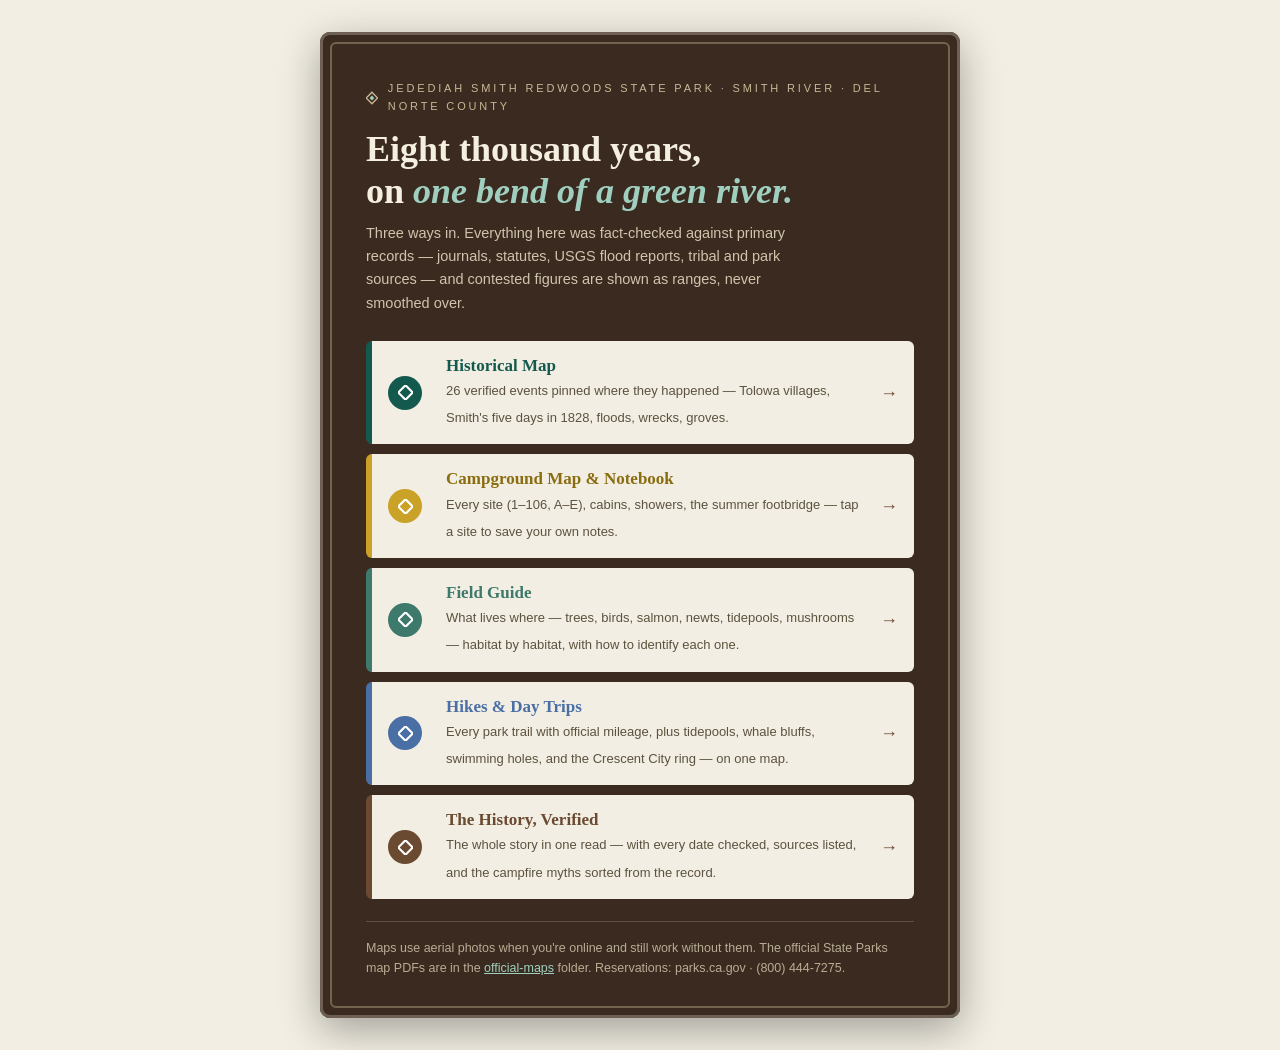
<file: index.html>
<!doctype html>
<html lang="en">
<head>
<meta charset="utf-8">
<meta name="viewport" content="width=device-width, initial-scale=1">
<meta name="apple-mobile-web-app-capable" content="yes"><meta name="apple-mobile-web-app-status-bar-style" content="black-translucent"><meta name="apple-mobile-web-app-title" content="Jed Smith"><meta name="mobile-web-app-capable" content="yes"><meta name="theme-color" content="#3B2A20"><link rel="apple-touch-icon" href="icon-180.png"><link rel="icon" type="image/png" sizes="512x512" href="icon-512.png"><link rel="manifest" href="manifest.webmanifest">
<title>Jedediah Smith Redwoods — Trip Guide</title>
<meta http-equiv="refresh" content="0; url=Start%20Here.html">
<link rel="canonical" href="Start%20Here.html">
<style>
  html,body{height:100%;margin:0}
  body{background:#F2EEE3;color:#14594E;display:flex;align-items:center;justify-content:center;
       font:16px/1.5 "Iowan Old Style",Georgia,"Times New Roman",serif;text-align:center}
  a{color:#14594E}
</style>
<script>location.replace("Start%20Here.html");</script>
</head>
<body>
  <p>Opening the guide… if it doesn't, <a href="Start%20Here.html">tap here</a>.</p>
</body>
</html>
</file>
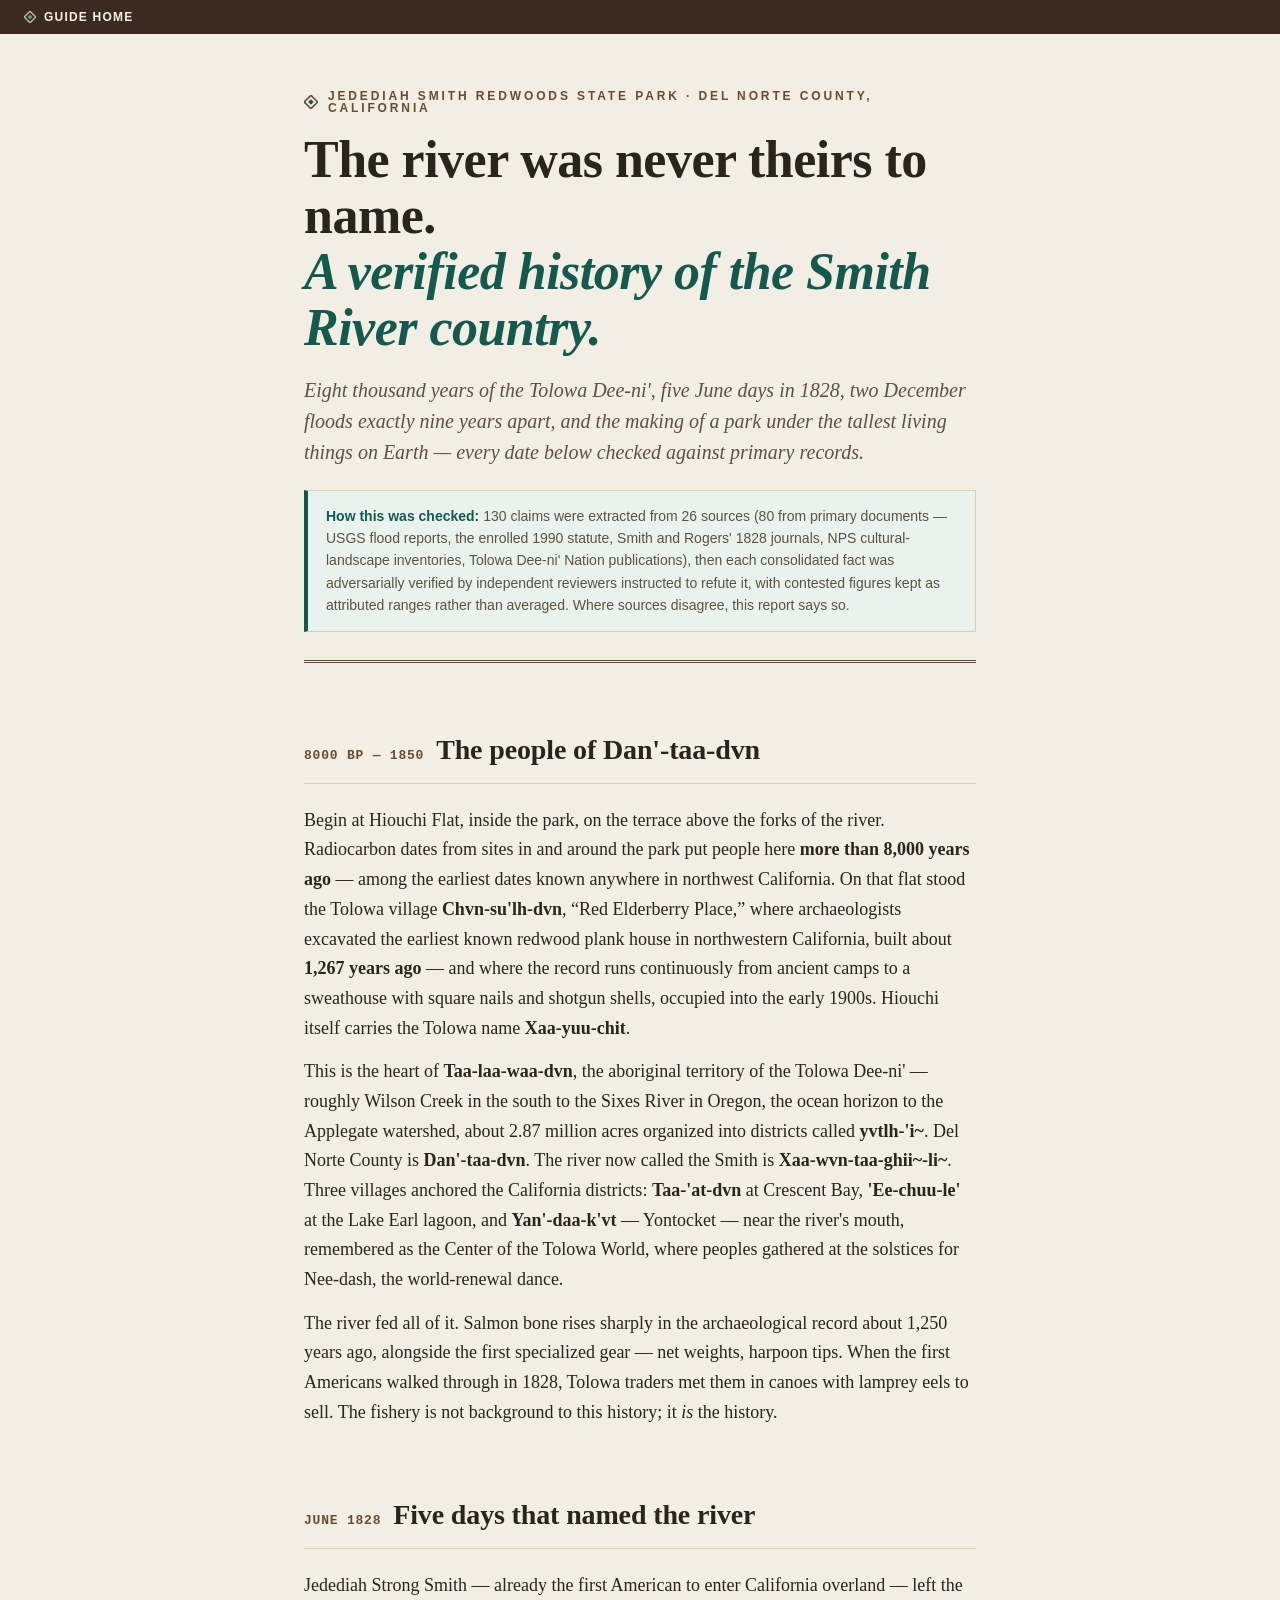
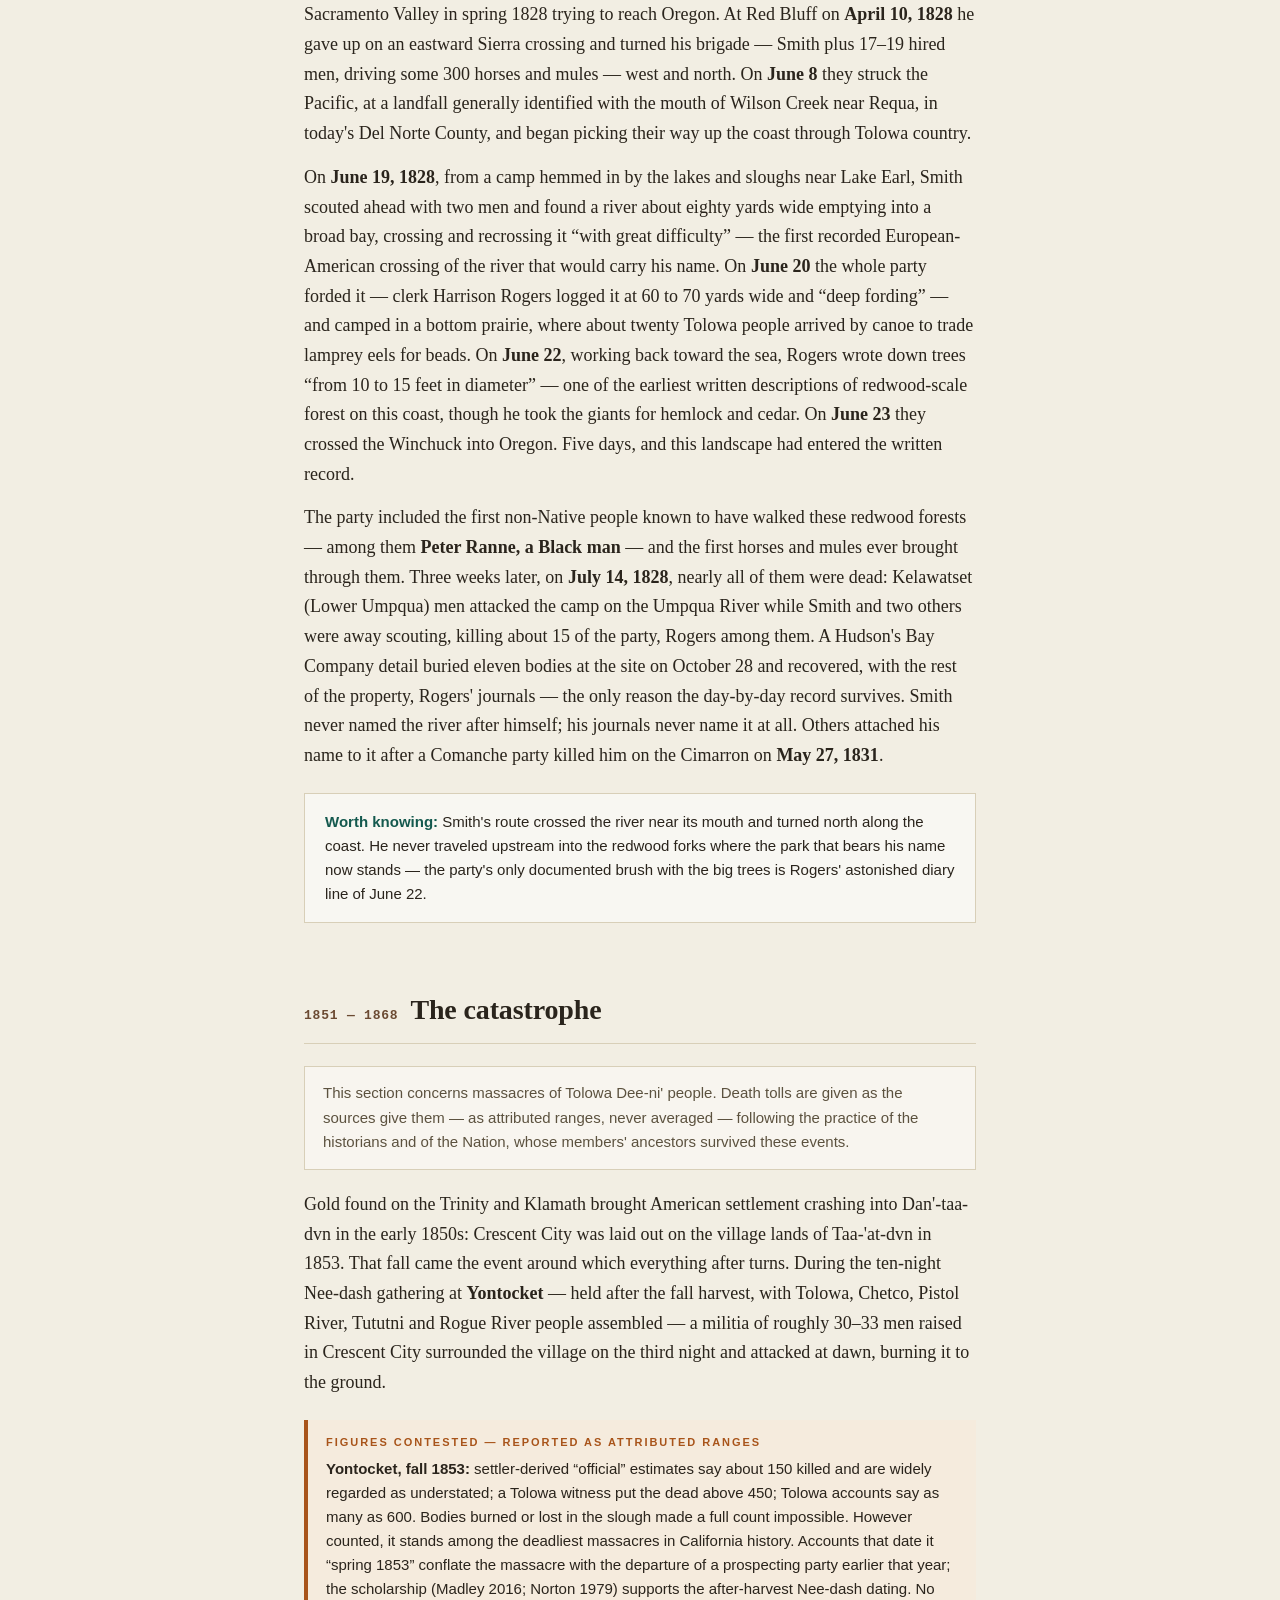
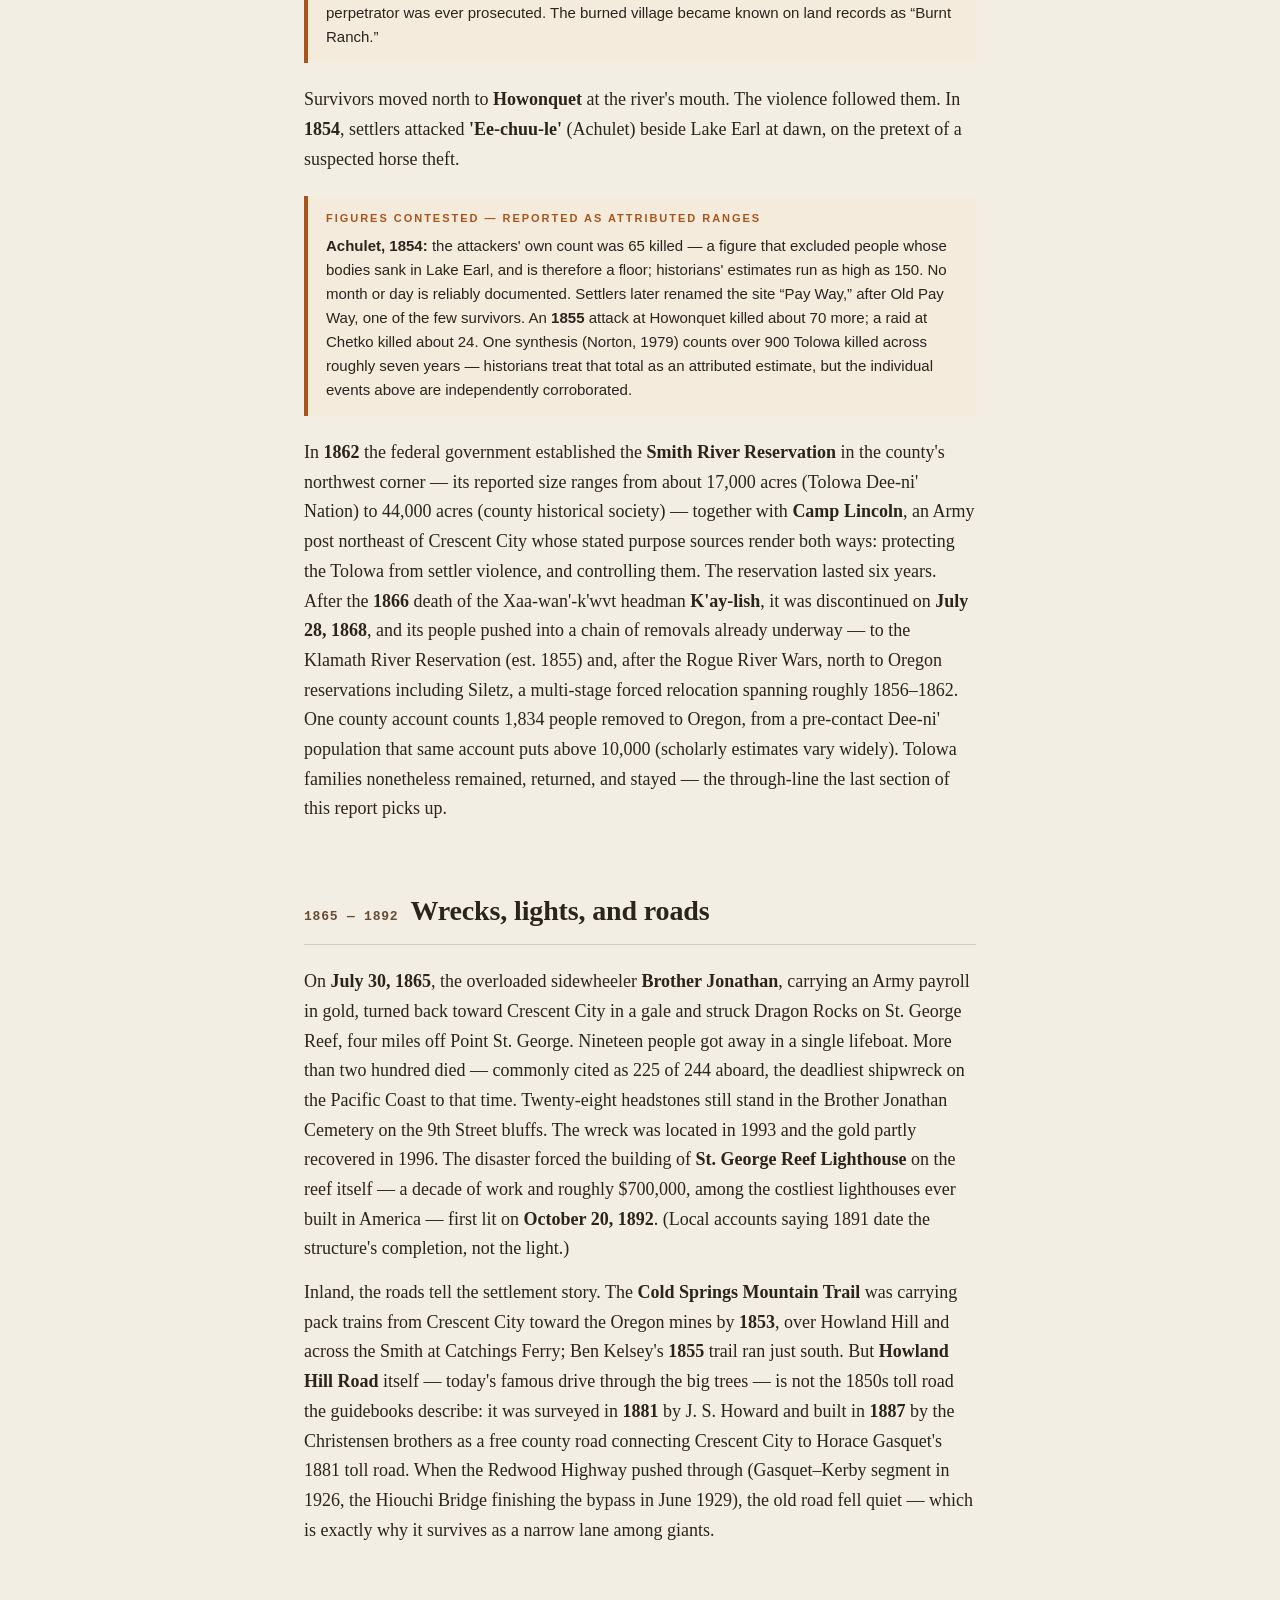
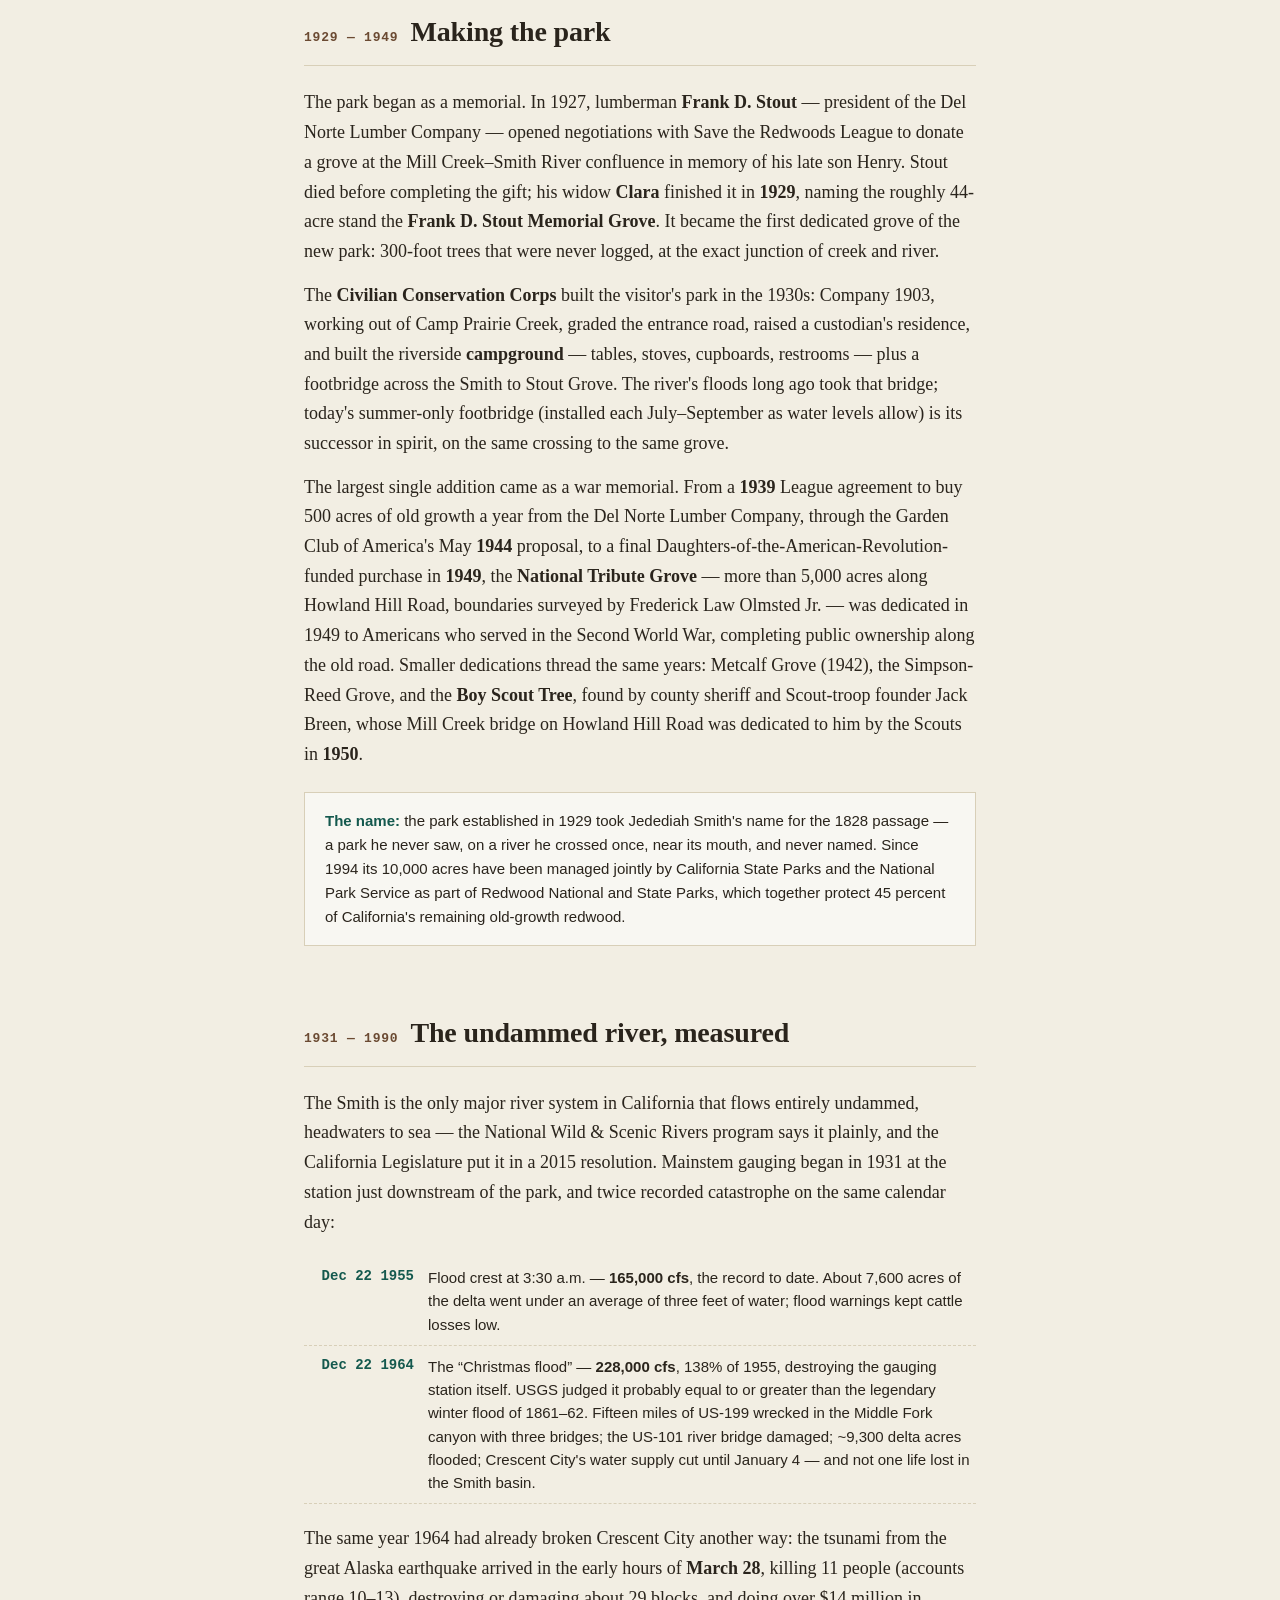
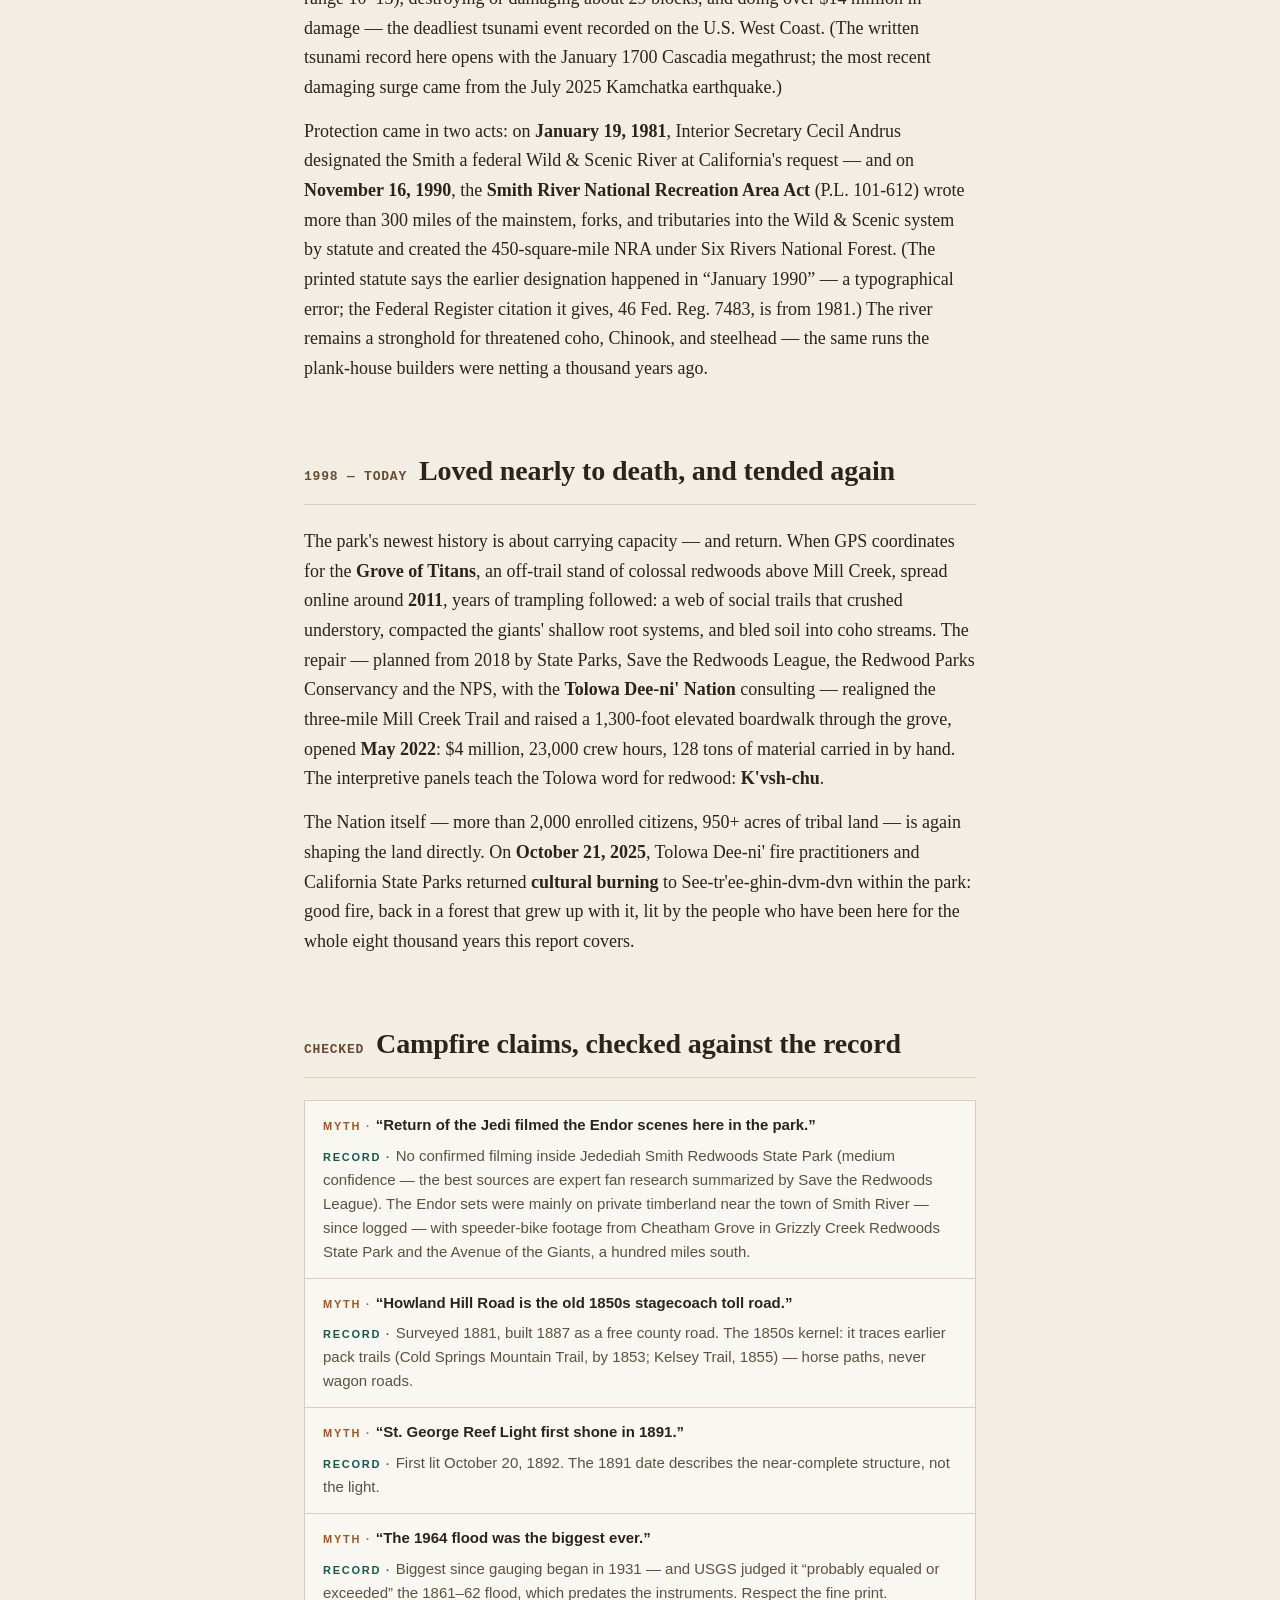
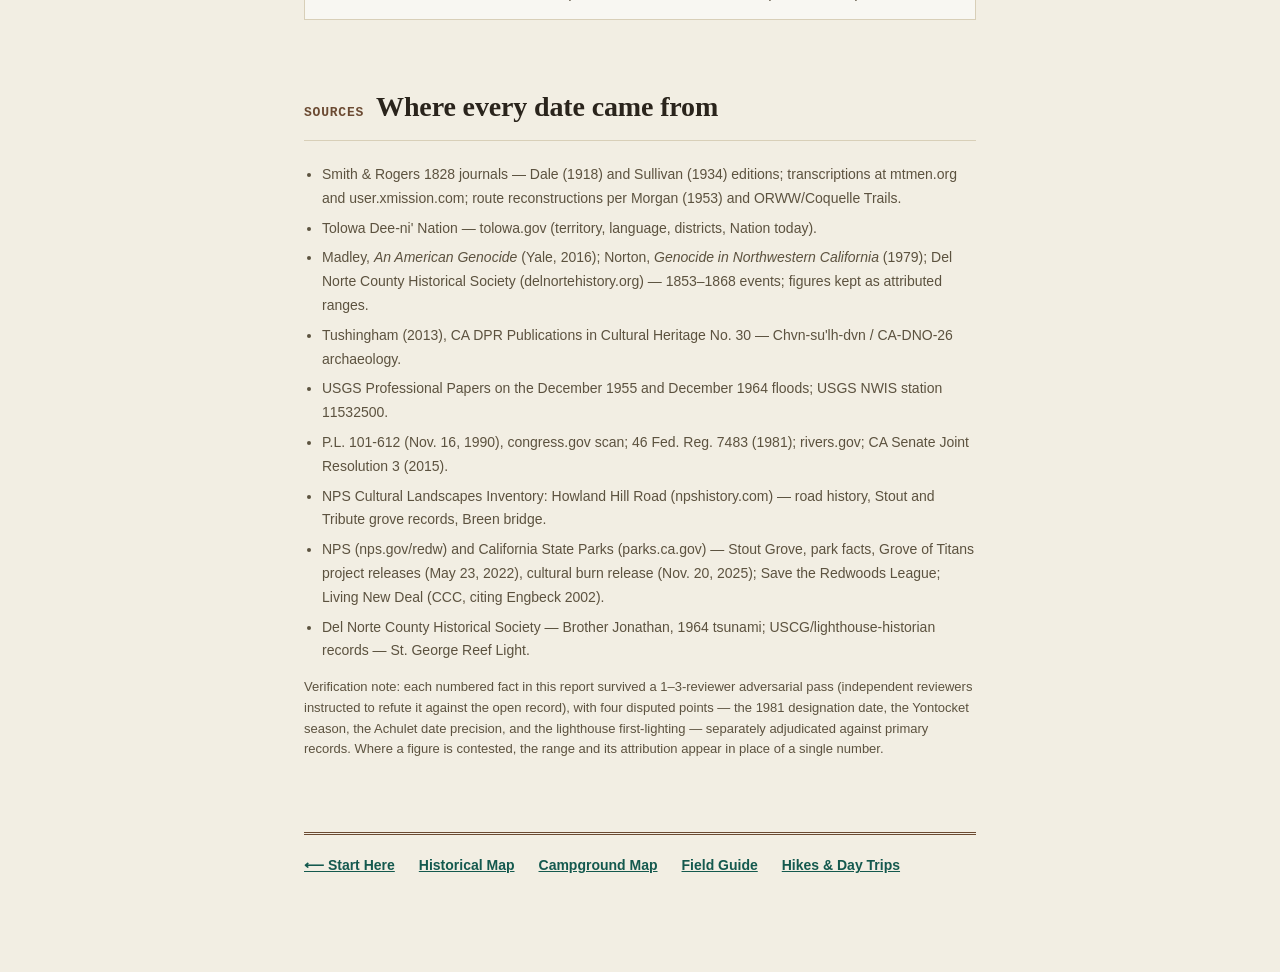
<file: History Report.html>
<!doctype html>
<html lang="en">
<head>
<meta charset="utf-8">
<meta name="viewport" content="width=device-width, initial-scale=1">
<meta name="apple-mobile-web-app-capable" content="yes"><meta name="apple-mobile-web-app-status-bar-style" content="black-translucent"><meta name="apple-mobile-web-app-title" content="Jed Smith"><meta name="mobile-web-app-capable" content="yes"><meta name="theme-color" content="#3B2A20"><link rel="apple-touch-icon" href="icon-180.png"><link rel="icon" type="image/png" sizes="512x512" href="icon-512.png"><link rel="manifest" href="manifest.webmanifest">
<title>Jedediah Smith Redwoods — A Verified History</title>
<style>
:root{
  --paper:#F2EEE3; --paper2:#E9E1CC; --ink:#2A241C; --ink-soft:#5C523F;
  --emerald:#14594E; --emerald-soft:#3E7A6C; --bark:#6B4A32; --madrone:#A8541A;
  --rule:#D8CFB8; --glass:#EAF2EE;
}
*{margin:0;padding:0;box-sizing:border-box}
html{scroll-behavior:smooth}
@media (prefers-reduced-motion: reduce){html{scroll-behavior:auto}}
body{background:var(--paper);color:var(--ink);
  font:18px/1.65 "Iowan Old Style",Georgia,"Times New Roman",serif;}
.wrap{max-width:720px;margin:0 auto;padding:0 24px 96px}
a{color:var(--emerald)}
a:focus-visible{outline:2px solid var(--emerald);outline-offset:2px}

/* masthead */
header{border-bottom:3px double var(--bark);padding:56px 0 28px;margin-bottom:8px}
.blaze{display:inline-block;vertical-align:-2px}
.eyebrow{font:600 12px/1 "Seravek","Avenir Next","Helvetica Neue",sans-serif;
  letter-spacing:.24em;text-transform:uppercase;color:var(--bark);margin-bottom:18px;display:flex;align-items:center;gap:10px}
h1{font-size:clamp(34px,6vw,52px);line-height:1.08;font-weight:700;letter-spacing:-.01em}
h1 em{font-style:italic;color:var(--emerald)}
.standfirst{margin-top:18px;font-size:20px;line-height:1.55;color:var(--ink-soft);font-style:italic}
.methods{margin-top:22px;background:var(--glass);border:1px solid var(--rule);border-left:4px solid var(--emerald);
  padding:14px 18px;font:14px/1.6 "Seravek","Avenir Next","Helvetica Neue",sans-serif;color:var(--ink-soft)}
.methods strong{color:var(--emerald)}

/* section wayfinding */
section{margin-top:64px}
.bearing{display:flex;align-items:baseline;gap:12px;border-bottom:1px solid var(--rule);padding-bottom:10px;margin-bottom:22px}
.bearing .years{font:600 13px/1 "SF Mono",Menlo,monospace;color:var(--bark);letter-spacing:.06em;white-space:nowrap}
h2{font-size:28px;font-weight:700;letter-spacing:-.005em}
h3{font-size:20px;margin:28px 0 10px;color:var(--emerald)}
p{margin:14px 0}
p+p{text-indent:0}

/* pull facts */
.waypost{margin:22px 0;padding:16px 20px;background:#fff8;border:1px solid var(--rule);
  font:15px/1.6 "Seravek","Avenir Next","Helvetica Neue",sans-serif}
.waypost b{color:var(--emerald)}

/* contested figures */
.contested{margin:22px 0;padding:14px 18px;border-left:4px solid var(--madrone);background:#F5EBDD;
  font:15px/1.6 "Seravek","Avenir Next","Helvetica Neue",sans-serif}
.contested .tag{font-weight:700;font-size:11px;letter-spacing:.18em;text-transform:uppercase;color:var(--madrone);display:block;margin-bottom:6px}

/* timeline */
.timeline{list-style:none;margin:20px 0;font:15px/1.55 "Seravek","Avenir Next","Helvetica Neue",sans-serif}
.timeline li{display:grid;grid-template-columns:110px 1fr;gap:14px;padding:9px 0;border-bottom:1px dashed var(--rule)}
.timeline .yr{font:700 14px/1.5 "SF Mono",Menlo,monospace;color:var(--emerald);text-align:right}

/* myth check */
.myth{margin:18px 0;border:1px solid var(--rule);background:#fff8}
.myth dt{padding:12px 18px 0;font-weight:700;font-family:"Seravek","Avenir Next",sans-serif;font-size:15px}
.myth dt::before{content:"MYTH · ";color:var(--madrone);font-size:11px;letter-spacing:.16em}
.myth dd{padding:6px 18px 14px;font:15px/1.6 "Seravek","Avenir Next",sans-serif;color:var(--ink-soft);border-bottom:1px solid var(--rule)}
.myth dd:last-child{border-bottom:0}
.myth dd::before{content:"RECORD · ";color:var(--emerald);font-size:11px;letter-spacing:.16em;font-weight:700}

/* sources */
.sources{font:14px/1.7 "Seravek","Avenir Next","Helvetica Neue",sans-serif;color:var(--ink-soft)}
.sources li{margin:6px 0 6px 18px}
.footer-nav{margin-top:72px;padding-top:20px;border-top:3px double var(--bark);
  font:600 14px/1.5 "Seravek","Avenir Next",sans-serif;display:flex;gap:24px;flex-wrap:wrap}
.tolowa-note{font-size:15px;font-family:"Seravek","Avenir Next",sans-serif;color:var(--ink-soft);
  border:1px solid var(--rule);padding:14px 18px;margin:20px 0;background:#fff6}
@media print{.footer-nav{display:none}body{font-size:12pt}}
@media (max-width:560px){.timeline li{grid-template-columns:74px 1fr}.timeline .yr{font-size:12px}}
.ghome{position:sticky;top:0;z-index:200;display:flex;align-items:center;gap:8px;background:#3B2A20;color:#F5EFE0;text-decoration:none;font:600 12px/1 "Seravek","Avenir Next","Helvetica Neue",sans-serif;letter-spacing:.1em;text-transform:uppercase;padding:11px 24px}
.ghome:hover{background:#4A3524;color:#fff}
@media print{.ghome{display:none}}
</style>
</head>
<body>
<a class="ghome" href="Start Here.html"><svg width="12" height="12" viewBox="0 0 14 14" aria-hidden="true"><rect x="2.2" y="2.2" width="9.6" height="9.6" transform="rotate(45 7 7)" fill="none" stroke="#C9B896" stroke-width="1.6"/><rect x="5" y="5" width="4" height="4" transform="rotate(45 7 7)" fill="#58A08F"/></svg> Guide home</a>
<div class="wrap">

<header>
  <div class="eyebrow"><svg class="blaze" width="14" height="14" viewBox="0 0 14 14" aria-hidden="true"><rect x="2.2" y="2.2" width="9.6" height="9.6" transform="rotate(45 7 7)" fill="none" stroke="#6B4A32" stroke-width="1.6"/><rect x="5" y="5" width="4" height="4" transform="rotate(45 7 7)" fill="#14594E"/></svg> Jedediah Smith Redwoods State Park · Del Norte County, California</div>
  <h1>The river was never theirs to name.<br><em>A verified history of the Smith River country.</em></h1>
  <p class="standfirst">Eight thousand years of the Tolowa Dee-ni', five June days in 1828, two December floods exactly nine years apart, and the making of a park under the tallest living things on Earth — every date below checked against primary records.</p>
  <div class="methods"><strong>How this was checked:</strong> 130 claims were extracted from 26 sources (80 from primary documents — USGS flood reports, the enrolled 1990 statute, Smith and Rogers' 1828 journals, NPS cultural-landscape inventories, Tolowa Dee-ni' Nation publications), then each consolidated fact was adversarially verified by independent reviewers instructed to refute it, with contested figures kept as attributed ranges rather than averaged. Where sources disagree, this report says so.</div>
</header>

<section id="deeptime">
  <div class="bearing"><span class="years">8000 BP — 1850</span><h2>The people of Dan'-taa-dvn</h2></div>
  <p>Begin at Hiouchi Flat, inside the park, on the terrace above the forks of the river. Radiocarbon dates from sites in and around the park put people here <b>more than 8,000 years ago</b> — among the earliest dates known anywhere in northwest California. On that flat stood the Tolowa village <b>Chvn-su'lh-dvn</b>, “Red Elderberry Place,” where archaeologists excavated the earliest known redwood plank house in northwestern California, built about <b>1,267 years ago</b> — and where the record runs continuously from ancient camps to a sweathouse with square nails and shotgun shells, occupied into the early 1900s. Hiouchi itself carries the Tolowa name <b>Xaa-yuu-chit</b>.</p>
  <p>This is the heart of <b>Taa-laa-waa-dvn</b>, the aboriginal territory of the Tolowa Dee-ni' — roughly Wilson Creek in the south to the Sixes River in Oregon, the ocean horizon to the Applegate watershed, about 2.87 million acres organized into districts called <b>yvtlh-'i~</b>. Del Norte County is <b>Dan'-taa-dvn</b>. The river now called the Smith is <b>Xaa-wvn-taa-ghii~-li~</b>. Three villages anchored the California districts: <b>Taa-'at-dvn</b> at Crescent Bay, <b>'Ee-chuu-le'</b> at the Lake Earl lagoon, and <b>Yan'-daa-k'vt</b> — Yontocket — near the river's mouth, remembered as the Center of the Tolowa World, where peoples gathered at the solstices for Nee-dash, the world-renewal dance.</p>
  <p>The river fed all of it. Salmon bone rises sharply in the archaeological record about 1,250 years ago, alongside the first specialized gear — net weights, harpoon tips. When the first Americans walked through in 1828, Tolowa traders met them in canoes with lamprey eels to sell. The fishery is not background to this history; it <em>is</em> the history.</p>
</section>

<section id="smith">
  <div class="bearing"><span class="years">JUNE 1828</span><h2>Five days that named the river</h2></div>
  <p>Jedediah Strong Smith — already the first American to enter California overland — left the Sacramento Valley in spring 1828 trying to reach Oregon. At Red Bluff on <b>April 10, 1828</b> he gave up on an eastward Sierra crossing and turned his brigade — Smith plus 17–19 hired men, driving some 300 horses and mules — west and north. On <b>June 8</b> they struck the Pacific, at a landfall generally identified with the mouth of Wilson Creek near Requa, in today's Del Norte County, and began picking their way up the coast through Tolowa country.</p>
  <p>On <b>June 19, 1828</b>, from a camp hemmed in by the lakes and sloughs near Lake Earl, Smith scouted ahead with two men and found a river about eighty yards wide emptying into a broad bay, crossing and recrossing it “with great difficulty” — the first recorded European-American crossing of the river that would carry his name. On <b>June 20</b> the whole party forded it — clerk Harrison Rogers logged it at 60 to 70 yards wide and “deep fording” — and camped in a bottom prairie, where about twenty Tolowa people arrived by canoe to trade lamprey eels for beads. On <b>June 22</b>, working back toward the sea, Rogers wrote down trees “from 10 to 15 feet in diameter” — one of the earliest written descriptions of redwood-scale forest on this coast, though he took the giants for hemlock and cedar. On <b>June 23</b> they crossed the Winchuck into Oregon. Five days, and this landscape had entered the written record.</p>
  <p>The party included the first non-Native people known to have walked these redwood forests — among them <b>Peter Ranne, a Black man</b> — and the first horses and mules ever brought through them. Three weeks later, on <b>July 14, 1828</b>, nearly all of them were dead: Kelawatset (Lower Umpqua) men attacked the camp on the Umpqua River while Smith and two others were away scouting, killing about 15 of the party, Rogers among them. A Hudson's Bay Company detail buried eleven bodies at the site on October 28 and recovered, with the rest of the property, Rogers' journals — the only reason the day-by-day record survives. Smith never named the river after himself; his journals never name it at all. Others attached his name to it after a Comanche party killed him on the Cimarron on <b>May 27, 1831</b>.</p>
  <div class="waypost"><b>Worth knowing:</b> Smith's route crossed the river near its mouth and turned north along the coast. He never traveled upstream into the redwood forks where the park that bears his name now stands — the party's only documented brush with the big trees is Rogers' astonished diary line of June 22.</div>
</section>

<section id="catastrophe">
  <div class="bearing"><span class="years">1851 — 1868</span><h2>The catastrophe</h2></div>
  <p class="tolowa-note">This section concerns massacres of Tolowa Dee-ni' people. Death tolls are given as the sources give them — as attributed ranges, never averaged — following the practice of the historians and of the Nation, whose members' ancestors survived these events.</p>
  <p>Gold found on the Trinity and Klamath brought American settlement crashing into Dan'-taa-dvn in the early 1850s: Crescent City was laid out on the village lands of Taa-'at-dvn in 1853. That fall came the event around which everything after turns. During the ten-night Nee-dash gathering at <b>Yontocket</b> — held after the fall harvest, with Tolowa, Chetco, Pistol River, Tututni and Rogue River people assembled — a militia of roughly 30–33 men raised in Crescent City surrounded the village on the third night and attacked at dawn, burning it to the ground.</p>
  <div class="contested"><span class="tag">Figures contested — reported as attributed ranges</span>
  <b>Yontocket, fall 1853:</b> settler-derived “official” estimates say about 150 killed and are widely regarded as understated; a Tolowa witness put the dead above 450; Tolowa accounts say as many as 600. Bodies burned or lost in the slough made a full count impossible. However counted, it stands among the deadliest massacres in California history. Accounts that date it “spring 1853” conflate the massacre with the departure of a prospecting party earlier that year; the scholarship (Madley 2016; Norton 1979) supports the after-harvest Nee-dash dating. No perpetrator was ever prosecuted. The burned village became known on land records as “Burnt Ranch.”</div>
  <p>Survivors moved north to <b>Howonquet</b> at the river's mouth. The violence followed them. In <b>1854</b>, settlers attacked <b>'Ee-chuu-le'</b> (Achulet) beside Lake Earl at dawn, on the pretext of a suspected horse theft.</p>
  <div class="contested"><span class="tag">Figures contested — reported as attributed ranges</span>
  <b>Achulet, 1854:</b> the attackers' own count was 65 killed — a figure that excluded people whose bodies sank in Lake Earl, and is therefore a floor; historians' estimates run as high as 150. No month or day is reliably documented. Settlers later renamed the site “Pay Way,” after Old Pay Way, one of the few survivors. An <b>1855</b> attack at Howonquet killed about 70 more; a raid at Chetko killed about 24. One synthesis (Norton, 1979) counts over 900 Tolowa killed across roughly seven years — historians treat that total as an attributed estimate, but the individual events above are independently corroborated.</div>
  <p>In <b>1862</b> the federal government established the <b>Smith River Reservation</b> in the county's northwest corner — its reported size ranges from about 17,000 acres (Tolowa Dee-ni' Nation) to 44,000 acres (county historical society) — together with <b>Camp Lincoln</b>, an Army post northeast of Crescent City whose stated purpose sources render both ways: protecting the Tolowa from settler violence, and controlling them. The reservation lasted six years. After the <b>1866</b> death of the Xaa-wan'-k'wvt headman <b>K'ay-lish</b>, it was discontinued on <b>July 28, 1868</b>, and its people pushed into a chain of removals already underway — to the Klamath River Reservation (est. 1855) and, after the Rogue River Wars, north to Oregon reservations including Siletz, a multi-stage forced relocation spanning roughly 1856–1862. One county account counts 1,834 people removed to Oregon, from a pre-contact Dee-ni' population that same account puts above 10,000 (scholarly estimates vary widely). Tolowa families nonetheless remained, returned, and stayed — the through-line the last section of this report picks up.</p>
</section>

<section id="delnorte">
  <div class="bearing"><span class="years">1865 — 1892</span><h2>Wrecks, lights, and roads</h2></div>
  <p>On <b>July 30, 1865</b>, the overloaded sidewheeler <b>Brother Jonathan</b>, carrying an Army payroll in gold, turned back toward Crescent City in a gale and struck Dragon Rocks on St. George Reef, four miles off Point St. George. Nineteen people got away in a single lifeboat. More than two hundred died — commonly cited as 225 of 244 aboard, the deadliest shipwreck on the Pacific Coast to that time. Twenty-eight headstones still stand in the Brother Jonathan Cemetery on the 9th Street bluffs. The wreck was located in 1993 and the gold partly recovered in 1996. The disaster forced the building of <b>St. George Reef Lighthouse</b> on the reef itself — a decade of work and roughly $700,000, among the costliest lighthouses ever built in America — first lit on <b>October 20, 1892</b>. (Local accounts saying 1891 date the structure's completion, not the light.)</p>
  <p>Inland, the roads tell the settlement story. The <b>Cold Springs Mountain Trail</b> was carrying pack trains from Crescent City toward the Oregon mines by <b>1853</b>, over Howland Hill and across the Smith at Catchings Ferry; Ben Kelsey's <b>1855</b> trail ran just south. But <b>Howland Hill Road</b> itself — today's famous drive through the big trees — is not the 1850s toll road the guidebooks describe: it was surveyed in <b>1881</b> by J. S. Howard and built in <b>1887</b> by the Christensen brothers as a free county road connecting Crescent City to Horace Gasquet's 1881 toll road. When the Redwood Highway pushed through (Gasquet–Kerby segment in 1926, the Hiouchi Bridge finishing the bypass in June 1929), the old road fell quiet — which is exactly why it survives as a narrow lane among giants.</p>
</section>

<section id="park">
  <div class="bearing"><span class="years">1929 — 1949</span><h2>Making the park</h2></div>
  <p>The park began as a memorial. In 1927, lumberman <b>Frank D. Stout</b> — president of the Del Norte Lumber Company — opened negotiations with Save the Redwoods League to donate a grove at the Mill Creek–Smith River confluence in memory of his late son Henry. Stout died before completing the gift; his widow <b>Clara</b> finished it in <b>1929</b>, naming the roughly 44-acre stand the <b>Frank D. Stout Memorial Grove</b>. It became the first dedicated grove of the new park: 300-foot trees that were never logged, at the exact junction of creek and river.</p>
  <p>The <b>Civilian Conservation Corps</b> built the visitor's park in the 1930s: Company 1903, working out of Camp Prairie Creek, graded the entrance road, raised a custodian's residence, and built the riverside <b>campground</b> — tables, stoves, cupboards, restrooms — plus a footbridge across the Smith to Stout Grove. The river's floods long ago took that bridge; today's summer-only footbridge (installed each July–September as water levels allow) is its successor in spirit, on the same crossing to the same grove.</p>
  <p>The largest single addition came as a war memorial. From a <b>1939</b> League agreement to buy 500 acres of old growth a year from the Del Norte Lumber Company, through the Garden Club of America's May <b>1944</b> proposal, to a final Daughters-of-the-American-Revolution-funded purchase in <b>1949</b>, the <b>National Tribute Grove</b> — more than 5,000 acres along Howland Hill Road, boundaries surveyed by Frederick Law Olmsted Jr. — was dedicated in 1949 to Americans who served in the Second World War, completing public ownership along the old road. Smaller dedications thread the same years: Metcalf Grove (1942), the Simpson-Reed Grove, and the <b>Boy Scout Tree</b>, found by county sheriff and Scout-troop founder Jack Breen, whose Mill Creek bridge on Howland Hill Road was dedicated to him by the Scouts in <b>1950</b>.</p>
  <div class="waypost"><b>The name:</b> the park established in 1929 took Jedediah Smith's name for the 1828 passage — a park he never saw, on a river he crossed once, near its mouth, and never named. Since 1994 its 10,000 acres have been managed jointly by California State Parks and the National Park Service as part of Redwood National and State Parks, which together protect 45 percent of California's remaining old-growth redwood.</div>
</section>

<section id="river">
  <div class="bearing"><span class="years">1931 — 1990</span><h2>The undammed river, measured</h2></div>
  <p>The Smith is the only major river system in California that flows entirely undammed, headwaters to sea — the National Wild &amp; Scenic Rivers program says it plainly, and the California Legislature put it in a 2015 resolution. Mainstem gauging began in 1931 at the station just downstream of the park, and twice recorded catastrophe on the same calendar day:</p>
  <ul class="timeline">
    <li><span class="yr">Dec 22 1955</span><span>Flood crest at 3:30 a.m. — <b>165,000 cfs</b>, the record to date. About 7,600 acres of the delta went under an average of three feet of water; flood warnings kept cattle losses low.</span></li>
    <li><span class="yr">Dec 22 1964</span><span>The “Christmas flood” — <b>228,000 cfs</b>, 138% of 1955, destroying the gauging station itself. USGS judged it probably equal to or greater than the legendary winter flood of 1861–62. Fifteen miles of US-199 wrecked in the Middle Fork canyon with three bridges; the US-101 river bridge damaged; ~9,300 delta acres flooded; Crescent City's water supply cut until January 4 — and not one life lost in the Smith basin.</span></li>
  </ul>
  <p>The same year 1964 had already broken Crescent City another way: the tsunami from the great Alaska earthquake arrived in the early hours of <b>March 28</b>, killing 11 people (accounts range 10–13), destroying or damaging about 29 blocks, and doing over $14 million in damage — the deadliest tsunami event recorded on the U.S. West Coast. (The written tsunami record here opens with the January 1700 Cascadia megathrust; the most recent damaging surge came from the July 2025 Kamchatka earthquake.)</p>
  <p>Protection came in two acts: on <b>January 19, 1981</b>, Interior Secretary Cecil Andrus designated the Smith a federal Wild &amp; Scenic River at California's request — and on <b>November 16, 1990</b>, the <b>Smith River National Recreation Area Act</b> (P.L. 101-612) wrote more than 300 miles of the mainstem, forks, and tributaries into the Wild &amp; Scenic system by statute and created the 450-square-mile NRA under Six Rivers National Forest. (The printed statute says the earlier designation happened in “January 1990” — a typographical error; the Federal Register citation it gives, 46 Fed. Reg. 7483, is from 1981.) The river remains a stronghold for threatened coho, Chinook, and steelhead — the same runs the plank-house builders were netting a thousand years ago.</p>
</section>

<section id="today">
  <div class="bearing"><span class="years">1998 — TODAY</span><h2>Loved nearly to death, and tended again</h2></div>
  <p>The park's newest history is about carrying capacity — and return. When GPS coordinates for the <b>Grove of Titans</b>, an off-trail stand of colossal redwoods above Mill Creek, spread online around <b>2011</b>, years of trampling followed: a web of social trails that crushed understory, compacted the giants' shallow root systems, and bled soil into coho streams. The repair — planned from 2018 by State Parks, Save the Redwoods League, the Redwood Parks Conservancy and the NPS, with the <b>Tolowa Dee-ni' Nation</b> consulting — realigned the three-mile Mill Creek Trail and raised a 1,300-foot elevated boardwalk through the grove, opened <b>May 2022</b>: $4 million, 23,000 crew hours, 128 tons of material carried in by hand. The interpretive panels teach the Tolowa word for redwood: <b>K'vsh-chu</b>.</p>
  <p>The Nation itself — more than 2,000 enrolled citizens, 950+ acres of tribal land — is again shaping the land directly. On <b>October 21, 2025</b>, Tolowa Dee-ni' fire practitioners and California State Parks returned <b>cultural burning</b> to See-tr'ee-ghin-dvm-dvn within the park: good fire, back in a forest that grew up with it, lit by the people who have been here for the whole eight thousand years this report covers.</p>
</section>

<section id="myths">
  <div class="bearing"><span class="years">CHECKED</span><h2>Campfire claims, checked against the record</h2></div>
  <dl class="myth">
    <dt>“Return of the Jedi filmed the Endor scenes here in the park.”</dt>
    <dd>No confirmed filming inside Jedediah Smith Redwoods State Park (medium confidence — the best sources are expert fan research summarized by Save the Redwoods League). The Endor sets were mainly on private timberland near the town of Smith River — since logged — with speeder-bike footage from Cheatham Grove in Grizzly Creek Redwoods State Park and the Avenue of the Giants, a hundred miles south.</dd>
    <dt>“Howland Hill Road is the old 1850s stagecoach toll road.”</dt>
    <dd>Surveyed 1881, built 1887 as a free county road. The 1850s kernel: it traces earlier pack trails (Cold Springs Mountain Trail, by 1853; Kelsey Trail, 1855) — horse paths, never wagon roads.</dd>
    <dt>“St. George Reef Light first shone in 1891.”</dt>
    <dd>First lit October 20, 1892. The 1891 date describes the near-complete structure, not the light.</dd>
    <dt>“The 1964 flood was the biggest ever.”</dt>
    <dd>Biggest since gauging began in 1931 — and USGS judged it “probably equaled or exceeded” the 1861–62 flood, which predates the instruments. Respect the fine print.</dd>
  </dl>
</section>

<section id="sources">
  <div class="bearing"><span class="years">SOURCES</span><h2>Where every date came from</h2></div>
  <ul class="sources">
    <li>Smith &amp; Rogers 1828 journals — Dale (1918) and Sullivan (1934) editions; transcriptions at mtmen.org and user.xmission.com; route reconstructions per Morgan (1953) and ORWW/Coquelle Trails.</li>
    <li>Tolowa Dee-ni' Nation — tolowa.gov (territory, language, districts, Nation today).</li>
    <li>Madley, <i>An American Genocide</i> (Yale, 2016); Norton, <i>Genocide in Northwestern California</i> (1979); Del Norte County Historical Society (delnortehistory.org) — 1853–1868 events; figures kept as attributed ranges.</li>
    <li>Tushingham (2013), CA DPR Publications in Cultural Heritage No. 30 — Chvn-su'lh-dvn / CA-DNO-26 archaeology.</li>
    <li>USGS Professional Papers on the December 1955 and December 1964 floods; USGS NWIS station 11532500.</li>
    <li>P.L. 101-612 (Nov. 16, 1990), congress.gov scan; 46 Fed. Reg. 7483 (1981); rivers.gov; CA Senate Joint Resolution 3 (2015).</li>
    <li>NPS Cultural Landscapes Inventory: Howland Hill Road (npshistory.com) — road history, Stout and Tribute grove records, Breen bridge.</li>
    <li>NPS (nps.gov/redw) and California State Parks (parks.ca.gov) — Stout Grove, park facts, Grove of Titans project releases (May 23, 2022), cultural burn release (Nov. 20, 2025); Save the Redwoods League; Living New Deal (CCC, citing Engbeck 2002).</li>
    <li>Del Norte County Historical Society — Brother Jonathan, 1964 tsunami; USCG/lighthouse-historian records — St. George Reef Light.</li>
  </ul>
  <p style="font:13px/1.6 'Seravek','Avenir Next',sans-serif;color:var(--ink-soft);margin-top:14px">Verification note: each numbered fact in this report survived a 1–3-reviewer adversarial pass (independent reviewers instructed to refute it against the open record), with four disputed points — the 1981 designation date, the Yontocket season, the Achulet date precision, and the lighthouse first-lighting — separately adjudicated against primary records. Where a figure is contested, the range and its attribution appear in place of a single number.</p>
</section>

<nav class="footer-nav">
  <a href="Start Here.html">⟵ Start Here</a>
  <a href="Historical Map.html">Historical Map</a>
  <a href="Campground Map.html">Campground Map</a>
  <a href="Field Guide.html">Field Guide</a>
  <a href="Hikes and Day Trips.html">Hikes &amp; Day Trips</a>
</nav>
</div>
</body>
</html>
</file>
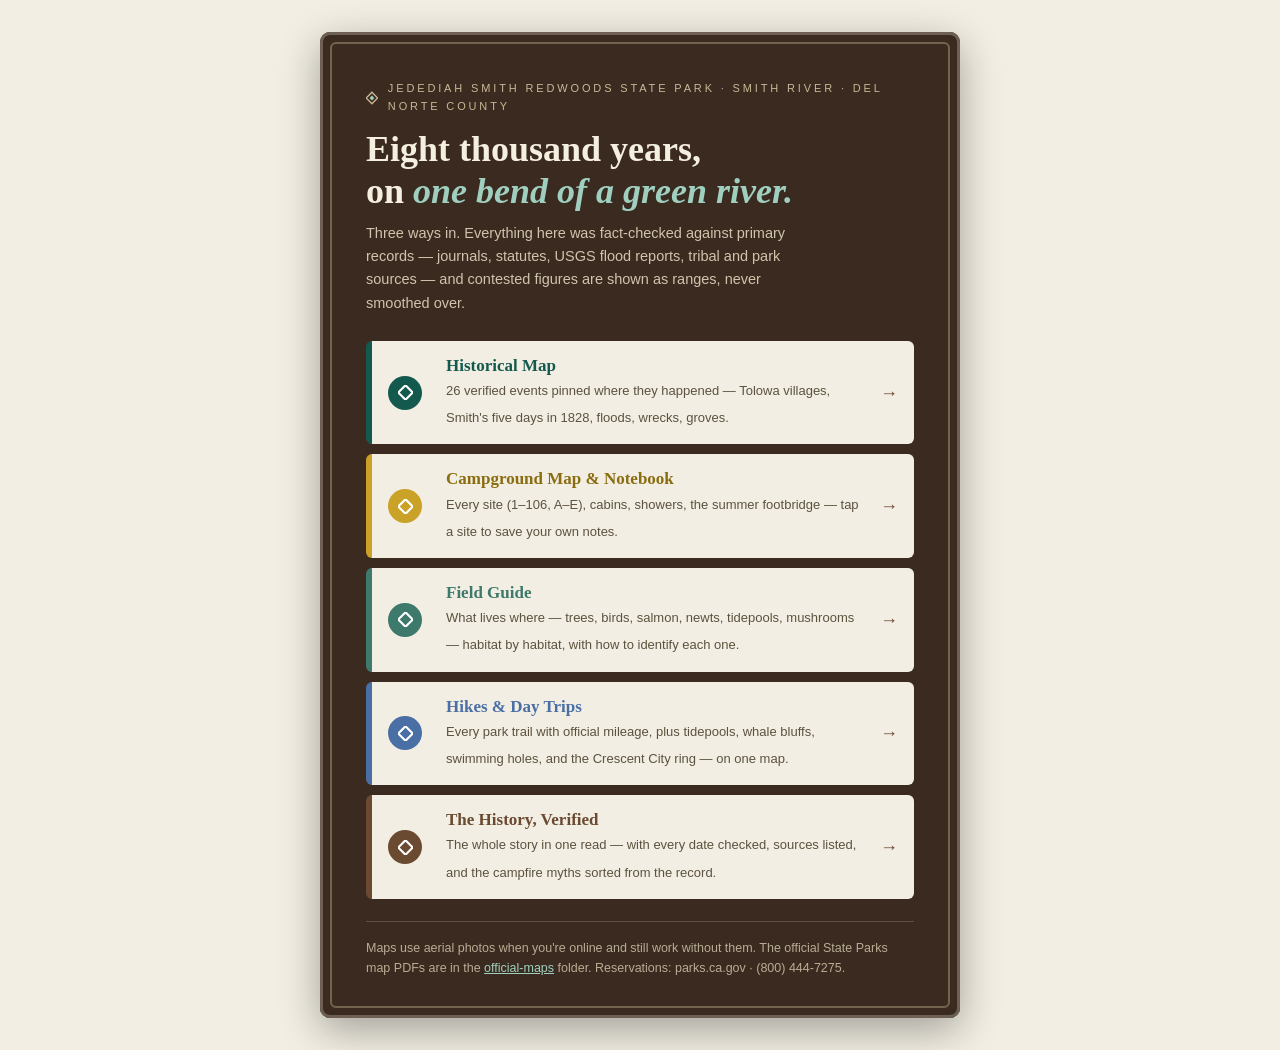
<file: Start Here.html>
<!doctype html>
<html lang="en">
<head>
<meta charset="utf-8">
<meta name="viewport" content="width=device-width, initial-scale=1">
<meta name="apple-mobile-web-app-capable" content="yes"><meta name="apple-mobile-web-app-status-bar-style" content="black-translucent"><meta name="apple-mobile-web-app-title" content="Jed Smith"><meta name="mobile-web-app-capable" content="yes"><meta name="theme-color" content="#3B2A20"><link rel="apple-touch-icon" href="icon-180.png"><link rel="icon" type="image/png" sizes="512x512" href="icon-512.png"><link rel="manifest" href="manifest.webmanifest">
<title>Jedediah Smith Redwoods — Start Here</title>
<style>
:root{
  --paper:#F2EEE3; --paper2:#E9E1CC; --ink:#2A241C; --ink-soft:#5C523F;
  --emerald:#14594E; --emerald-soft:#3E7A6C; --bark:#3B2A20; --bark2:#6B4A32;
  --madrone:#A8541A; --rule:#D8CFB8;
}
*{margin:0;padding:0;box-sizing:border-box}
body{min-height:100vh;background:var(--paper);color:var(--ink);
  font:17px/1.6 "Seravek","Avenir Next","Helvetica Neue",sans-serif;
  display:flex;align-items:center;justify-content:center;padding:32px 20px}
.sign{max-width:640px;width:100%;background:var(--bark);border-radius:10px;
  box-shadow:0 12px 40px #0005, inset 0 0 0 3px #F5EFE044, inset 0 0 0 6px var(--bark);
  padding:10px}
.inner{border:2px solid #C9B89666;border-radius:6px;padding:36px 34px 28px;color:#EFE7D8}
.eyebrow{font-size:11px;letter-spacing:.26em;text-transform:uppercase;color:#C9B896;
  display:flex;align-items:center;gap:10px;margin-bottom:14px}
h1{font:700 clamp(26px,5vw,36px)/1.15 "Iowan Old Style",Georgia,serif;color:#F5EFE0}
h1 em{color:#9FD0BF;font-style:italic}
.sub{margin-top:10px;font-size:14.5px;color:#CFC4AC;max-width:52ch}
.routes{margin-top:26px;display:grid;gap:10px}
.route{display:grid;grid-template-columns:44px 1fr auto;align-items:center;gap:14px;
  background:#F2EEE3;color:var(--ink);text-decoration:none;border-radius:6px;padding:14px 16px;
  border-left:6px solid var(--emerald)}
.route:hover{background:#fff}
.route:focus-visible{outline:3px solid #9FD0BF;outline-offset:2px}
.route .blz{width:34px;height:34px;background:var(--emerald);border-radius:50%;display:flex;align-items:center;justify-content:center}
.route b{font:700 17px/1.25 "Iowan Old Style",Georgia,serif;color:var(--emerald);display:block}
.route span.d{font-size:13px;color:var(--ink-soft)}
.route .go{font:700 18px/1 serif;color:var(--bark2)}
.route.camp{border-left-color:#C9A227}.route.camp .blz{background:#C9A227}.route.camp b{color:#8a6d10}
.route.rep{border-left-color:var(--bark2)}.route.rep .blz{background:var(--bark2)}.route.rep b{color:var(--bark2)}
.route.field{border-left-color:#3E7A6C}.route.field .blz{background:#3E7A6C}.route.field b{color:#3E7A6C}
.route.trips{border-left-color:#4A6FA5}.route.trips .blz{background:#4A6FA5}.route.trips b{color:#4A6FA5}
.note{margin-top:22px;padding-top:16px;border-top:1px solid #ffffff2c;font-size:12.5px;color:#B8AD94}
.note a{color:#9FD0BF}
</style>
</head>
<body>
<main class="sign">
  <div class="inner">
    <div class="eyebrow">
      <svg width="14" height="14" viewBox="0 0 14 14" aria-hidden="true"><rect x="2.2" y="2.2" width="9.6" height="9.6" transform="rotate(45 7 7)" fill="none" stroke="#C9B896" stroke-width="1.6"/><rect x="5" y="5" width="4" height="4" transform="rotate(45 7 7)" fill="#9FD0BF"/></svg>
      Jedediah Smith Redwoods State Park · Smith River · Del Norte County
    </div>
    <h1>Eight thousand years,<br>on <em>one bend of a green river.</em></h1>
    <p class="sub">Three ways in. Everything here was fact-checked against primary records — journals, statutes, USGS flood reports, tribal and park sources — and contested figures are shown as ranges, never smoothed over.</p>
    <nav class="routes">
      <a class="route" href="Historical Map.html">
        <span class="blz"><svg width="15" height="15" viewBox="0 0 14 14" aria-hidden="true"><rect x="2.2" y="2.2" width="9.6" height="9.6" transform="rotate(45 7 7)" fill="none" stroke="#fff" stroke-width="2"/></svg></span>
        <span><b>Historical Map</b><span class="d">26 verified events pinned where they happened — Tolowa villages, Smith's five days in 1828, floods, wrecks, groves.</span></span>
        <span class="go">→</span>
      </a>
      <a class="route camp" href="Campground Map.html">
        <span class="blz"><svg width="15" height="15" viewBox="0 0 14 14" aria-hidden="true"><rect x="2.2" y="2.2" width="9.6" height="9.6" transform="rotate(45 7 7)" fill="none" stroke="#fff" stroke-width="2"/></svg></span>
        <span><b>Campground Map &amp; Notebook</b><span class="d">Every site (1–106, A–E), cabins, showers, the summer footbridge — tap a site to save your own notes.</span></span>
        <span class="go">→</span>
      </a>
      <a class="route field" href="Field Guide.html">
        <span class="blz"><svg width="15" height="15" viewBox="0 0 14 14" aria-hidden="true"><rect x="2.2" y="2.2" width="9.6" height="9.6" transform="rotate(45 7 7)" fill="none" stroke="#fff" stroke-width="2"/></svg></span>
        <span><b>Field Guide</b><span class="d">What lives where — trees, birds, salmon, newts, tidepools, mushrooms — habitat by habitat, with how to identify each one.</span></span>
        <span class="go">→</span>
      </a>
      <a class="route trips" href="Hikes and Day Trips.html">
        <span class="blz"><svg width="15" height="15" viewBox="0 0 14 14" aria-hidden="true"><rect x="2.2" y="2.2" width="9.6" height="9.6" transform="rotate(45 7 7)" fill="none" stroke="#fff" stroke-width="2"/></svg></span>
        <span><b>Hikes &amp; Day Trips</b><span class="d">Every park trail with official mileage, plus tidepools, whale bluffs, swimming holes, and the Crescent City ring — on one map.</span></span>
        <span class="go">→</span>
      </a>
      <a class="route rep" href="History Report.html">
        <span class="blz"><svg width="15" height="15" viewBox="0 0 14 14" aria-hidden="true"><rect x="2.2" y="2.2" width="9.6" height="9.6" transform="rotate(45 7 7)" fill="none" stroke="#fff" stroke-width="2"/></svg></span>
        <span><b>The History, Verified</b><span class="d">The whole story in one read — with every date checked, sources listed, and the campfire myths sorted from the record.</span></span>
        <span class="go">→</span>
      </a>
    </nav>
    <p class="note">Maps use aerial photos when you're online and still work without them. The official State Parks map PDFs are in the <a href="official-maps/">official-maps</a> folder. Reservations: parks.ca.gov · (800) 444-7275.</p>
  </div>
</main>
</body>
</html>
</file>
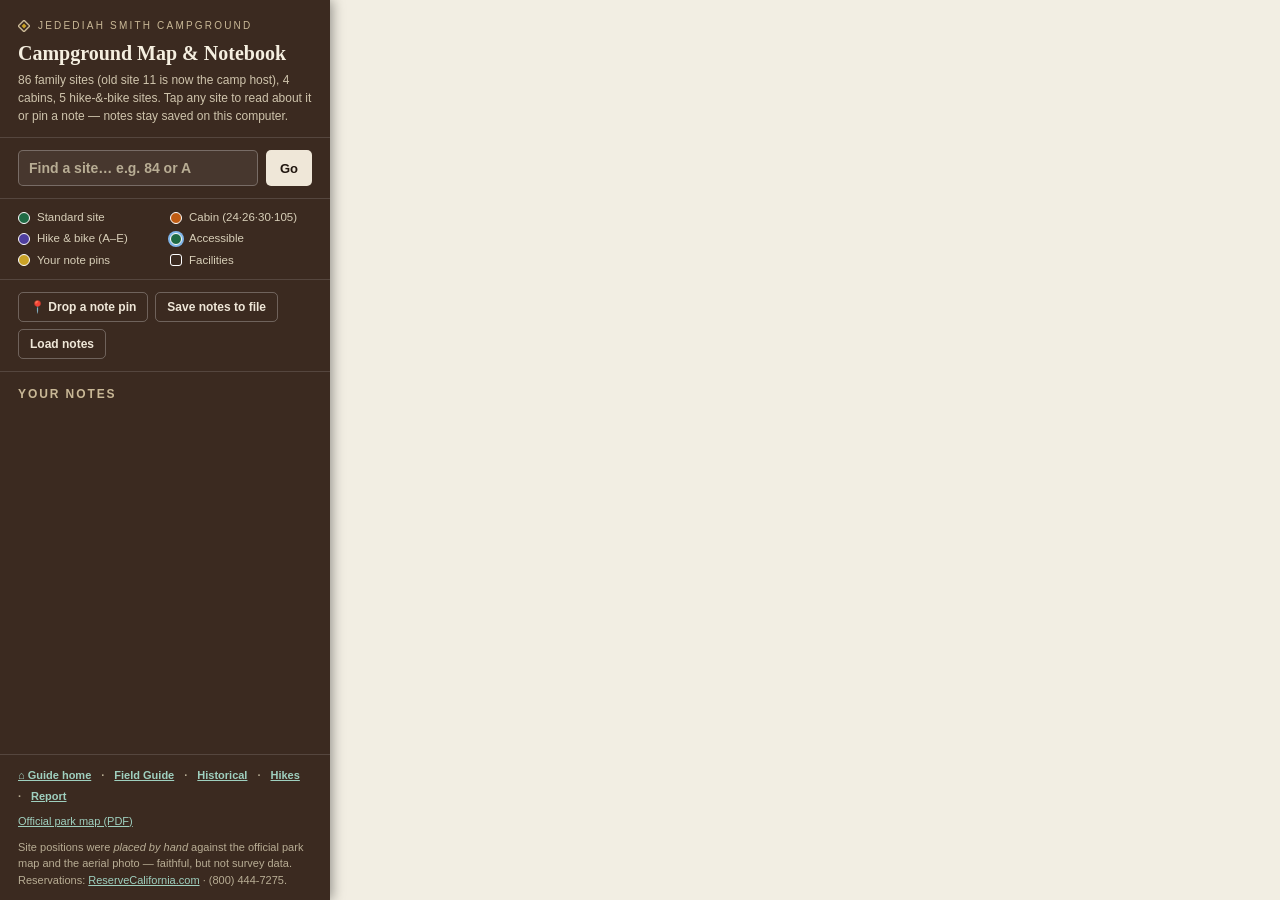
<file: project-data/tpl_campground.html>
<!doctype html>
<html lang="en">
<head>
<meta charset="utf-8">
<meta name="viewport" content="width=device-width, initial-scale=1">
<title>Campground Map — Jedediah Smith Redwoods State Park</title>
<style>/*__LEAFLET_CSS__*/</style>
<style>
:root{
  --paper:#F2EEE3; --ink:#2A241C; --bark:#3B2A20; --bark2:#57402F;
  --emerald:#14594E; --emerald-soft:#58A08F; --madrone:#A8541A; --rule:#D8CFB8;
  --site:#1F6B45; --cabin:#C05B12; --hb:#4E3E9E; --note:#C9A227;
}
*{margin:0;padding:0;box-sizing:border-box}
html,body{height:100%}
body{font:14px/1.5 "Seravek","Avenir Next","Helvetica Neue",sans-serif;color:var(--ink);display:flex;overflow:hidden}
#panel{width:330px;min-width:330px;background:var(--bark);color:#EFE7D8;display:flex;flex-direction:column;z-index:1000;box-shadow:2px 0 12px #0006}
#map{flex:1;background:var(--paper)}
.phead{padding:18px 18px 12px;border-bottom:1px solid #ffffff22}
.phead .eyebrow{font-size:10px;letter-spacing:.22em;text-transform:uppercase;color:#C9B896;display:flex;gap:8px;align-items:center;margin-bottom:8px}
.phead h1{font:700 20px/1.2 "Iowan Old Style",Georgia,serif;color:#F5EFE0}
.phead p{margin-top:6px;font-size:12px;color:#CFC4AC}
.searchrow{display:flex;gap:8px;padding:12px 18px;border-bottom:1px solid #ffffff22}
#sitesearch{flex:1;font:600 14px/1 "Seravek",sans-serif;padding:9px 10px;border-radius:5px;border:1.5px solid #ffffff44;background:#ffffff10;color:#F5EFE0}
#sitesearch::placeholder{color:#B8AD94}
#sitesearch:focus-visible{outline:2px solid #fff}
#gobtn{font:700 13px/1 "Seravek",sans-serif;padding:0 14px;border-radius:5px;border:0;background:#EFE7D8;color:#20160F;cursor:pointer}
.legend{padding:10px 18px;border-bottom:1px solid #ffffff22;font-size:11.5px;color:#D8CFB8;display:grid;grid-template-columns:1fr 1fr;gap:4px 10px}
.legend span{display:flex;align-items:center;gap:7px}
.dot{width:12px;height:12px;border-radius:50%;border:1.5px solid #fff;flex:none}
.tools{padding:12px 18px;border-bottom:1px solid #ffffff22;display:flex;flex-wrap:wrap;gap:7px}
.tbtn{font:600 12px/1 "Seravek",sans-serif;padding:8px 11px;border-radius:5px;border:1.5px solid #ffffff44;background:transparent;color:#EFE7D8;cursor:pointer}
.tbtn[aria-pressed="true"]{background:var(--note);border-color:var(--note);color:#20160F}
.tbtn:focus-visible{outline:2px solid #fff}
#notesbox{flex:1;overflow-y:auto;padding:10px 18px}
#notesbox h2{font:700 12px/1 "Seravek",sans-serif;letter-spacing:.16em;text-transform:uppercase;color:#C9B896;margin:6px 0 8px}
.note-item{background:#ffffff12;border-left:3px solid var(--note);padding:8px 10px;margin-bottom:8px;font-size:12.5px;border-radius:0 4px 4px 0;cursor:pointer}
.note-item b{color:#F5EFE0}
.note-item .del{float:right;background:none;border:0;color:#C9B896;cursor:pointer;font-size:14px;line-height:1;padding:0 2px}
.note-item .del:hover{color:#fff}
.empty{font-size:12px;color:#B8AD94;font-style:italic}
.pfoot{padding:12px 18px;border-top:1px solid #ffffff22;font-size:11px;color:#B8AD94}
.pfoot .row{display:flex;gap:7px;margin-bottom:9px;flex-wrap:wrap}
.pfoot a{color:#9FD0BF}
/* markers */
.sm{border-radius:50%;border:1.5px solid #fff;box-shadow:0 1px 4px #0008;color:#fff;
  font:700 10px/16px "Seravek","Avenir Next",sans-serif;text-align:center;background:var(--site)}
.sm.cabin{background:var(--cabin)} .sm.hb{background:var(--hb)}
.sm.ada{box-shadow:0 0 0 2px #7FB5E8,0 1px 4px #0008}
.sm.noted::after{content:"";position:absolute;right:-3px;top:-3px;width:9px;height:9px;border-radius:50%;background:var(--note);border:1.5px solid #fff}
.fac{background:var(--bark);color:#F5EFE0;border-radius:4px;border:1px solid #fff9;box-shadow:0 1px 4px #0007;
  font:600 10px/1.25 "Seravek",sans-serif;padding:2px 5px;white-space:nowrap;width:auto!important;height:auto!important;
  transform:translate(-50%,-100%);margin-top:-4px}
.notepin{width:20px;height:20px;border-radius:50% 50% 50% 4px;transform:rotate(-45deg);background:var(--note);border:2px solid #fff;box-shadow:0 1px 5px #0008}
.leaflet-popup-content-wrapper{background:var(--paper);color:var(--ink);border-radius:6px;font:13px/1.5 "Seravek","Avenir Next",sans-serif}
.leaflet-popup-content{margin:13px 15px}
.pp{max-width:100%}
.pp h3{font:700 16px/1.25 "Iowan Old Style",Georgia,serif;color:var(--emerald)}
.pp .meta{font:600 10.5px/1.7 "SF Mono",Menlo,monospace;color:var(--bark2);text-transform:uppercase;letter-spacing:.05em}
.pp textarea{width:100%;min-height:52px;margin-top:8px;font:13px/1.4 "Seravek",sans-serif;padding:7px;border:1px solid var(--rule);border-radius:4px;background:#fff}
.pp .row{display:flex;gap:6px;margin-top:7px}
.pp button{font:600 12px/1 "Seravek",sans-serif;padding:7px 10px;border-radius:4px;border:1px solid var(--emerald);background:var(--emerald);color:#fff;cursor:pointer}
.pp button.ghost{background:transparent;color:var(--emerald)}
.pp .prec{margin-top:7px;font-size:11px;color:#7A7060;font-style:italic}
.pp .plinks{margin-top:7px;font-size:12px}
.pp .plinks a{color:var(--emerald)}
.pnav{display:flex;flex-wrap:wrap;gap:4px 10px;margin-bottom:9px;font-weight:600}
.pnav a{color:#9FD0BF}
.leaflet-popup-close-button{width:32px!important;height:32px!important;font:26px/28px "Helvetica Neue",Arial,sans-serif!important;padding:2px 0 0!important;color:#7A7060!important}
.leaflet-popup-content{max-width:calc(100vw - 56px)}
.homebtn{position:fixed;top:12px;left:12px;z-index:1500;display:none;align-items:center;gap:6px;
  background:var(--paper);color:var(--emerald);font:700 13px/1 "Seravek","Avenir Next",sans-serif;
  padding:10px 13px;border-radius:999px;box-shadow:0 2px 10px #0008;text-decoration:none}
.homebtn:active{transform:scale(.97)}
@media (max-width:760px){
  html{height:auto}
  body{height:auto;flex-direction:column;overflow-x:hidden;overflow-y:visible}
  #map{order:1;flex:0 0 auto;height:56vh;min-height:340px;width:100%}
  #panel{order:2;flex:0 0 auto;width:100%;max-width:100%;min-width:0;max-height:none;box-shadow:0 -3px 14px #0007}
  #notesbox{flex:none;overflow:visible;height:auto;max-height:none}
  .homebtn{display:flex}
}
</style>
</head>
<body>
<a class="homebtn" href="Start Here.html" aria-label="Back to the guide home page"><svg width="12" height="12" viewBox="0 0 14 14" aria-hidden="true"><rect x="2.2" y="2.2" width="9.6" height="9.6" transform="rotate(45 7 7)" fill="none" stroke="#14594E" stroke-width="1.8"/><rect x="5" y="5" width="4" height="4" transform="rotate(45 7 7)" fill="#14594E"/></svg> Guide home</a>
<aside id="panel">
  <div class="phead">
    <div class="eyebrow"><svg width="12" height="12" viewBox="0 0 14 14" aria-hidden="true"><rect x="2.2" y="2.2" width="9.6" height="9.6" transform="rotate(45 7 7)" fill="none" stroke="#C9B896" stroke-width="1.6"/><rect x="5" y="5" width="4" height="4" transform="rotate(45 7 7)" fill="#C9A227"/></svg> Jedediah Smith Campground</div>
    <h1>Campground Map &amp; Notebook</h1>
    <p>86 family sites (old site 11 is now the camp host), 4 cabins, 5 hike-&amp;-bike sites. Tap any site to read about it or pin a note — notes stay saved on this computer.</p>
  </div>
  <div class="searchrow">
    <input id="sitesearch" placeholder="Find a site… e.g. 84 or A" aria-label="Find a site by number">
    <button id="gobtn">Go</button>
  </div>
  <div class="legend">
    <span><span class="dot" style="background:var(--site)"></span> Standard site</span>
    <span><span class="dot" style="background:var(--cabin)"></span> Cabin (24·26·30·105)</span>
    <span><span class="dot" style="background:var(--hb)"></span> Hike &amp; bike (A–E)</span>
    <span><span class="dot" style="background:var(--site);box-shadow:0 0 0 2px #7FB5E8"></span> Accessible</span>
    <span><span class="dot" style="background:var(--note)"></span> Your note pins</span>
    <span><span class="dot" style="background:#3B2A20;border-radius:3px"></span> Facilities</span>
  </div>
  <div class="tools">
    <button class="tbtn" id="dropmode" aria-pressed="false">📍 Drop a note pin</button>
    <button class="tbtn" id="exportbtn">Save notes to file</button>
    <button class="tbtn" id="importbtn">Load notes</button>
    <input type="file" id="importfile" accept=".json" hidden>
  </div>
  <div id="notesbox" aria-live="polite">
    <h2>Your notes</h2>
    <div id="notelist"></div>
  </div>
  <div class="pfoot">
    <div class="pnav"><a href="Start Here.html">⌂ Guide home</a> · <a href="Field Guide.html">Field Guide</a> · <a href="Historical Map.html">Historical</a> · <a href="Hikes and Day Trips.html">Hikes</a> · <a href="History Report.html">Report</a></div>
    <div class="row">
      <a href="official-maps/campmap2019.pdf">Official park map (PDF)</a>
    </div>
    Site positions were <i>placed by hand</i> against the official park map and the aerial photo — faithful, but not survey data. Reservations: <a href="https://www.reservecalifornia.com" target="_blank" rel="noopener">ReserveCalifornia.com</a> · (800) 444-7275.
  </div>
</aside>
<div id="map" role="application" aria-label="Campground map"></div>

<script>/*__LEAFLET_JS__*/</script>
<script>
var LAYERS={
  roads:__DATA_camp_roads__,
  paths:__DATA_camp_paths__,
  areas:__DATA_camp_areas__,
  water:__DATA_water__,
  trails:__DATA_trails__
};
var SITES=__DATA_sites__;
var FACILITIES=[
  {n:"Entrance station",lat:41.797008,lng:-124.085405,note:"Check-in 2 p.m. (cabins 3 p.m.) · check-out noon"},
  {n:"Camp host",lat:41.796196,lng:-124.087132,note:"Camp host site — the former site 11, inside the north loop"},
  {n:"Camp host",lat:41.798351,lng:-124.087089,note:"Camp host site — on the middle road across from site 39"},
  {n:"RV dump station",lat:41.796544,lng:-124.085019,note:"Just south of the entrance station · no hookups anywhere in the campground"},
  {n:"Day-use area · parking",lat:41.802207,lng:-124.085534,note:"Picnic area, river access ($8/vehicle day use)"},
  {n:"Self-registration",lat:41.801807,lng:-124.085222,note:"Day-use self-registration"},
  {n:"Restrooms · showers",lat:41.797944,lng:-124.087358,note:"Inside the north loop, by the camp host (accessible)"},
  {n:"Restrooms · showers",lat:41.795992,lng:-124.087379,note:"On the east road below cabin 105, near 100–103 (accessible)"},
  {n:"Restrooms · showers",lat:41.795200,lng:-124.085780,note:"Near site 40, north of the visitor-center parking (accessible)"},
  {n:"Restrooms",lat:41.797208,lng:-124.086231,note:"West side, near sites 41 and 55–56 (accessible)"},
  {n:"Visitor center",lat:41.795776,lng:-124.086467,note:"Exhibits & nature store"},
  {n:"Campfire center",lat:41.795464,lng:-124.086467,note:"Southeast of the visitor center · evening programs (location approximate)"},
  {n:"Winter boat launch",lat:41.793233,lng:-124.086585,note:"Vehicle boat launch"},
  {n:"Summer footbridge",lat:41.792753,lng:-124.085265,note:"To Stout Grove · installed July–Sept as river level allows"},
  {n:"Stout Memorial Grove",lat:41.788500,lng:-124.084400,note:"0.5-mi loop under the giants — the 1929 grove that started the park"},
  {n:"Hiouchi Visitor Center",lat:41.796800,lng:-124.081300,note:"NPS visitor center across US-199"}
];

var map=L.map('map',{zoomControl:true}).setView([41.7962,-124.0862],17);
map.zoomControl.setPosition('topright');
map.on('popupopen',function(e){
  var el=e.popup.getElement();
  var c=el&&el.querySelector('.leaflet-popup-content');
  if(!c) return;
  c.style.height=''; c.style.overflowY='';
  var avail=map.getSize().y-96;
  if(c.scrollHeight>avail){ c.style.height=avail+'px'; c.style.overflowY='auto'; }
  var w=el.querySelector('.leaflet-popup-content-wrapper')||el; void w.offsetHeight;
  var mr=map.getContainer().getBoundingClientRect(), pr=w.getBoundingClientRect(), pad=12, dx=0, dy=0;
  if(pr.left<mr.left+pad) dx=pr.left-(mr.left+pad); else if(pr.right>mr.right-pad) dx=pr.right-(mr.right-pad);
  if(pr.top<mr.top+pad) dy=pr.top-(mr.top+pad); else if(pr.bottom>mr.bottom-pad) dy=pr.bottom-(mr.bottom-pad);
  if(dx||dy) map.panBy([dx,dy],{animate:false});
});
var imgLayer=L.tileLayer('https://server.arcgisonline.com/ArcGIS/rest/services/World_Imagery/MapServer/tile/{z}/{y}/{x}',{maxZoom:19,attribution:'Imagery © Esri'}).addTo(map);
var offline=false;
imgLayer.on('tileerror',function(){
  if(!offline){offline=true;
    var d=document.createElement('div');
    d.style.cssText='position:absolute;top:10px;left:50%;transform:translateX(-50%);z-index:2000;background:#3B2A20;color:#F5EFE0;padding:8px 14px;border-radius:6px;font:600 12px/1.4 Seravek,sans-serif;box-shadow:0 2px 10px #0008';
    d.textContent='No internet — aerial photo unavailable. Roads, sites and your notes still work.';
    document.body.appendChild(d); setTimeout(function(){d.remove()},6000);
    document.getElementById('map').style.background='#E4EBDD';
  }
});

L.geoJSON(LAYERS.water,{style:{color:'#5FA8C7',weight:1,fillColor:'#8FC7DC',fillOpacity:.45,interactive:false}}).addTo(map);
L.geoJSON(LAYERS.areas,{style:{color:'#C9B896',weight:1.2,fillColor:'#C9B896',fillOpacity:.10,interactive:false}}).addTo(map);
L.geoJSON(LAYERS.roads,{style:{color:'#E8D9A0',weight:3,opacity:.95,interactive:false}}).addTo(map);
L.geoJSON(LAYERS.paths,{style:{color:'#D98E5F',weight:1.6,dashArray:'5 4',opacity:.9}}).addTo(map)
  .eachLayer(function(l){ if(l.feature.properties.name) l.bindTooltip(l.feature.properties.name,{sticky:true}); });
L.geoJSON(LAYERS.trails,{style:{color:'#D98E5F',weight:1.4,dashArray:'5 4',opacity:.75},filter:function(f){return !f.properties.road}}).addTo(map);

/* notes store */
var store={};
try{ store=JSON.parse(localStorage.getItem('jed-notes')||'{}'); }catch(e){ store={}; }
if(!store.sites) store.sites={};
if(!store.pins) store.pins=[];
function save(){ localStorage.setItem('jed-notes',JSON.stringify(store)); renderNotes(); }

/* site markers */
var siteMarkers={};
SITES.forEach(function(s){
  var key=String(s.n);
  var cls='sm'+(s.cabin?' cabin':'')+(s.hikebike?' hb':'')+(s.ada?' ada':'');
  function icon(){
    var noted=!!store.sites[key];
    return L.divIcon({className:'',iconSize:[19,19],iconAnchor:[9.5,9.5],
      html:'<div class="'+cls+(noted?' noted':'')+'" style="position:relative;width:19px;height:19px;line-height:16px">'+key+'</div>'});
  }
  var kind=s.cabin?'Cabin':(s.hikebike?'Hike & bike site':'Campsite');
  var extra=s.cabin?'19×19 ft cabin · electricity, heater & lights · no in-cabin restroom · ADA accessible':(s.hikebike?'Walk-in / cycle-in only':'Up to 8 people · bear locker · fire ring · table');
  var m=L.marker([s.lat,s.lng],{icon:icon(),title:kind+' '+key});
  m.bindPopup(function(){
    var v=store.sites[key]||'';
    var el=document.createElement('div'); el.className='pp';
    el.innerHTML='<div class="meta">'+kind+(s.ada?' · accessible':'')+'</div><h3>Site '+key+'</h3>'+
      '<div style="font-size:12.5px;margin-top:4px">'+extra+'</div>'+
      '<div class="plinks"><a href="https://www.campsitephotos.com/campground/jedediah-smith-redwoods-state-park/" target="_blank" rel="noopener">Photos: campsitephotos.com</a> · <a href="https://www.google.com/search?tbm=isch&q='+encodeURIComponent('"Jedediah Smith" campground site '+key)+'" target="_blank" rel="noopener">Photo search: site '+key+'</a></div>'+
      '<textarea placeholder="Your note about site '+key+'… (e.g. “shady, close to river beach, got it for July 4”)">'+v.replace(/</g,'&lt;')+'</textarea>'+
      '<div class="row"><button data-act="save">Save note</button>'+(v?'<button class="ghost" data-act="del">Remove note</button>':'')+'</div>'+
      '<div class="prec">Placed by hand from the official park map.</div>';
    el.addEventListener('click',function(e){
      var act=e.target.dataset&&e.target.dataset.act;
      if(act==='save'){ var t=el.querySelector('textarea').value.trim();
        if(t) store.sites[key]=t; else delete store.sites[key];
        save(); m.setIcon(icon()); m.closePopup(); }
      if(act==='del'){ delete store.sites[key]; save(); m.setIcon(icon()); m.closePopup(); }
    });
    return el;
  },{maxWidth:272,autoPanPadding:[10,10],keepInView:true});
  m.addTo(map); siteMarkers[key.toUpperCase()]=m;
  m._reicon=function(){ m.setIcon(icon()); };
});

/* facilities */
FACILITIES.forEach(function(f){
  var m=L.marker([f.lat,f.lng],{icon:L.divIcon({className:'fac',html:f.n,iconAnchor:[0,0]}),title:f.n});
  m.bindPopup('<div class="pp"><h3>'+f.n+'</h3><div style="font-size:12.5px;margin-top:4px">'+f.note+'</div></div>',{maxWidth:252,autoPanPadding:[10,10],keepInView:true});
  m.addTo(map);
});

/* search */
function findSite(){
  var q=document.getElementById('sitesearch').value.trim().toUpperCase();
  if(!q) return;
  var m=siteMarkers[q];
  if(m){ map.flyTo(m.getLatLng(),18,{duration:.5}); m.openPopup(); }
  else{
    document.getElementById('sitesearch').value='';
    document.getElementById('sitesearch').placeholder='No site “'+q+'” — sites are 1–10, 12–60, 76–106, A–E';
  }
}
document.getElementById('gobtn').addEventListener('click',findSite);
document.getElementById('sitesearch').addEventListener('keydown',function(e){ if(e.key==='Enter') findSite(); });

/* free note pins */
var dropMode=false;
var dropBtn=document.getElementById('dropmode');
dropBtn.addEventListener('click',function(){
  dropMode=!dropMode; dropBtn.setAttribute('aria-pressed',String(dropMode));
  document.getElementById('map').style.cursor=dropMode?'crosshair':'';
});
var pinLayer=L.layerGroup().addTo(map);
function renderPins(){
  pinLayer.clearLayers();
  store.pins.forEach(function(p,i){
    var m=L.marker([p.lat,p.lng],{draggable:true,icon:L.divIcon({className:'',iconSize:[20,20],iconAnchor:[10,18],html:'<div class="notepin"></div>'}),title:p.text});
    m.bindPopup(function(){
      var el=document.createElement('div'); el.className='pp';
      el.innerHTML='<div class="meta">Note pin</div><textarea>'+p.text.replace(/</g,'&lt;')+'</textarea>'+
        '<div class="row"><button data-act="save">Save</button><button class="ghost" data-act="del">Delete pin</button></div>';
      el.addEventListener('click',function(e){
        var act=e.target.dataset&&e.target.dataset.act;
        if(act==='save'){ p.text=el.querySelector('textarea').value.trim()||'(note)'; save(); renderPins(); }
        if(act==='del'){ store.pins.splice(i,1); save(); renderPins(); }
      });
      return el;
    },{maxWidth:262,autoPanPadding:[10,10],keepInView:true});
    m.on('dragend',function(){ var ll=m.getLatLng(); p.lat=ll.lat; p.lng=ll.lng; save(); });
    pinLayer.addLayer(m);
  });
}
map.on('click',function(e){
  if(!dropMode) return;
  store.pins.push({lat:e.latlng.lat,lng:e.latlng.lng,text:'New note'});
  save(); renderPins();
  dropMode=false; dropBtn.setAttribute('aria-pressed','false');
  document.getElementById('map').style.cursor='';
});

/* notes panel */
function renderNotes(){
  var box=document.getElementById('notelist'); box.innerHTML='';
  var any=false;
  Object.keys(store.sites).sort(function(a,b){
    var na=parseInt(a),nb=parseInt(b);
    if(isNaN(na)&&isNaN(nb)) return a<b?-1:1;
    if(isNaN(na)) return 1; if(isNaN(nb)) return -1; return na-nb;
  }).forEach(function(k){
    any=true;
    var d=document.createElement('div'); d.className='note-item';
    d.innerHTML='<button class="del" title="Remove" aria-label="Remove note for site '+k+'">×</button><b>Site '+k+'</b> — '+store.sites[k].replace(/</g,'&lt;');
    d.addEventListener('click',function(e){
      if(e.target.classList.contains('del')){ delete store.sites[k]; save();
        var m=siteMarkers[k.toUpperCase()]; if(m&&m._reicon)m._reicon(); return; }
      var m=siteMarkers[k.toUpperCase()]; if(m){ map.flyTo(m.getLatLng(),18,{duration:.5}); m.openPopup(); }
    });
    box.appendChild(d);
  });
  store.pins.forEach(function(p,i){
    any=true;
    var d=document.createElement('div'); d.className='note-item';
    d.innerHTML='<button class="del" title="Delete" aria-label="Delete note pin">×</button><b>📍</b> '+p.text.replace(/</g,'&lt;');
    d.addEventListener('click',function(e){
      if(e.target.classList.contains('del')){ store.pins.splice(i,1); save(); renderPins(); return; }
      map.flyTo([p.lat,p.lng],18,{duration:.5});
    });
    box.appendChild(d);
  });
  if(!any) box.innerHTML='<div class="empty">Nothing yet. Tap a site and “Save note,” or use “Drop a note pin.” Notes stay on this computer — use “Save notes to file” to back them up.</div>';
}

/* export / import */
document.getElementById('exportbtn').addEventListener('click',function(){
  var blob=new Blob([JSON.stringify(store,null,1)],{type:'application/json'});
  var a=document.createElement('a');
  a.href=URL.createObjectURL(blob);
  a.download='jed-smith-camp-notes.json';
  a.click(); URL.revokeObjectURL(a.href);
});
document.getElementById('importbtn').addEventListener('click',function(){ document.getElementById('importfile').click(); });
document.getElementById('importfile').addEventListener('change',function(){
  var f=this.files[0]; if(!f) return;
  var r=new FileReader();
  r.onload=function(){
    try{
      var d=JSON.parse(r.result);
      if(d&&typeof d==='object'&&(d.sites||d.pins)){
        store={sites:d.sites||{},pins:d.pins||[]}; save(); renderPins();
        Object.values(siteMarkers).forEach(function(m){ if(m._reicon)m._reicon(); });
      } else alert('That file doesn’t look like a notes file from this map.');
    }catch(e){ alert('Couldn’t read that file: '+e.message); }
  };
  r.readAsText(f);
});
renderNotes(); renderPins();
</script>
</body>
</html>
</file>
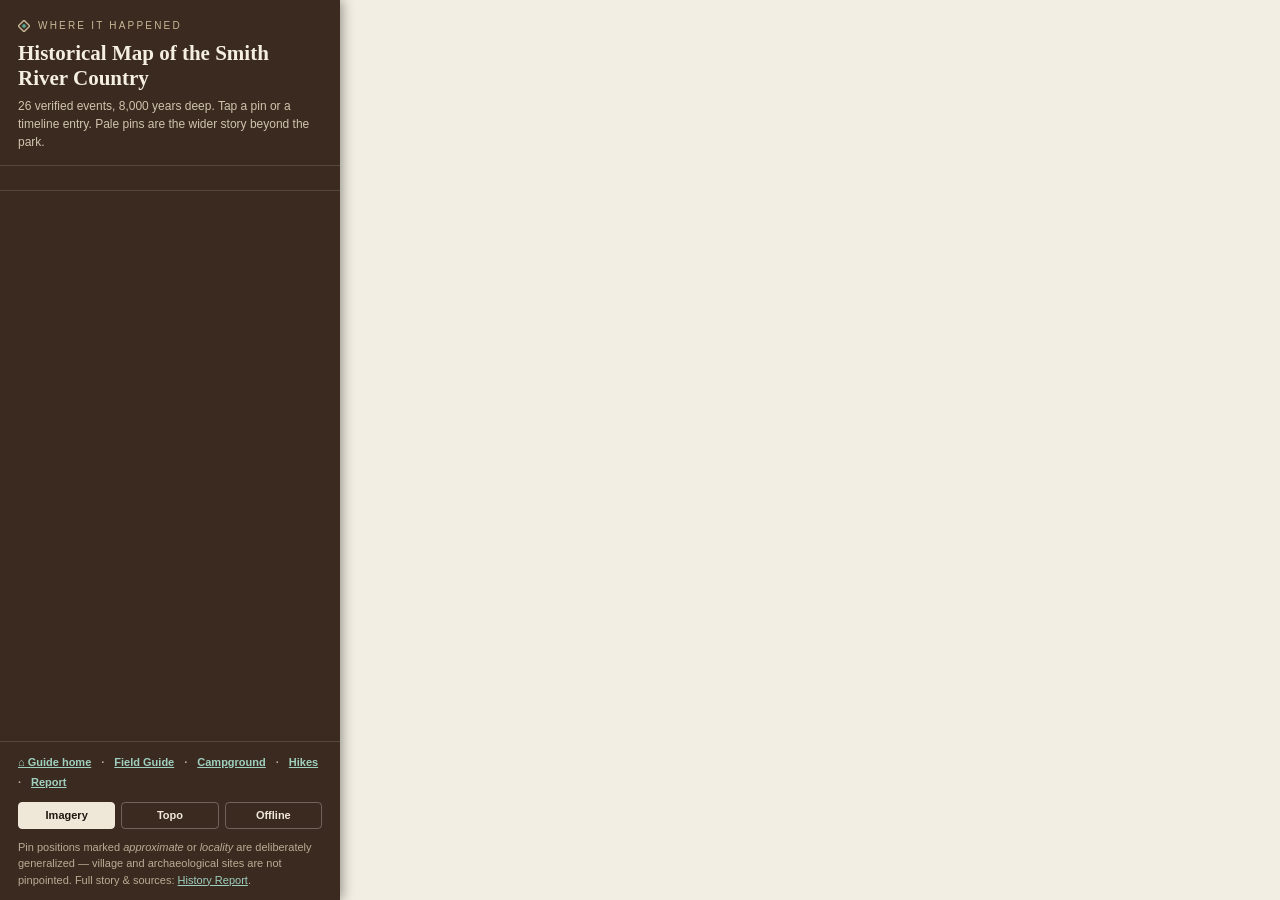
<file: project-data/tpl_historical.html>
<!doctype html>
<html lang="en">
<head>
<meta charset="utf-8">
<meta name="viewport" content="width=device-width, initial-scale=1">
<title>Historical Map — Jedediah Smith Redwoods &amp; the Smith River Country</title>
<style>/*__LEAFLET_CSS__*/</style>
<style>
:root{
  --paper:#F2EEE3; --ink:#2A241C; --bark:#3B2A20; --bark2:#57402F;
  --emerald:#14594E; --emerald-soft:#58A08F; --madrone:#A8541A; --rule:#D8CFB8;
  --t-tolowa:#4A6FA5; --t-smith:#8C6D3F; --t-park:#2E7D4F; --t-river:#1C7C8C; --t-floods:#4AA3C0; --t-delnorte:#757068;
}
*{margin:0;padding:0;box-sizing:border-box}
html,body{height:100%}
body{font:14px/1.5 "Seravek","Avenir Next","Helvetica Neue",sans-serif;color:var(--ink);display:flex;overflow:hidden}
#panel{width:340px;min-width:340px;background:var(--bark);color:#EFE7D8;display:flex;flex-direction:column;z-index:1000;box-shadow:2px 0 12px #0006}
#map{flex:1;background:var(--paper)}
.phead{padding:18px 18px 14px;border-bottom:1px solid #ffffff22}
.phead .eyebrow{font-size:10px;letter-spacing:.22em;text-transform:uppercase;color:#C9B896;display:flex;gap:8px;align-items:center;margin-bottom:8px}
.phead h1{font:700 21px/1.2 "Iowan Old Style",Georgia,serif;color:#F5EFE0}
.phead p{margin-top:6px;font-size:12px;color:#CFC4AC}
.chips{display:flex;flex-wrap:wrap;gap:6px;padding:12px 18px;border-bottom:1px solid #ffffff22}
.chip{font:600 11px/1 "Seravek","Avenir Next",sans-serif;letter-spacing:.04em;padding:7px 10px;border-radius:999px;
  border:1.5px solid #ffffff44;background:transparent;color:#EFE7D8;cursor:pointer}
.chip[aria-pressed="true"]{background:var(--chipc,#EFE7D8);border-color:var(--chipc,#EFE7D8);color:#20160F}
.chip:focus-visible{outline:2px solid #fff;outline-offset:1px}
#tl{flex:1;overflow-y:auto;padding:6px 0}
.ev{display:grid;grid-template-columns:70px 1fr;gap:10px;padding:9px 18px;cursor:pointer;border-left:3px solid transparent}
.ev:hover{background:#ffffff14}
.ev:focus-visible{outline:2px solid #fff;outline-offset:-2px}
.ev .yr{font:700 12px/1.5 "SF Mono",Menlo,monospace;color:#C9B896;text-align:right;white-space:nowrap}
.ev .tt{font-size:13px;line-height:1.35;color:#F0EADB}
.ev .th{display:inline-block;width:8px;height:8px;border-radius:50%;margin-right:6px;vertical-align:1px}
.ev.hidden{display:none}
.pfoot{padding:12px 18px;border-top:1px solid #ffffff22;font-size:11px;color:#B8AD94}
.pfoot .bases{display:flex;gap:6px;margin-bottom:10px}
.bbtn{flex:1;font:600 11px/1 "Seravek",sans-serif;padding:7px 0;border:1.5px solid #ffffff44;background:transparent;color:#EFE7D8;cursor:pointer;border-radius:4px}
.bbtn[aria-pressed="true"]{background:#EFE7D8;color:#20160F;border-color:#EFE7D8}
.pfoot a{color:#9FD0BF}
/* markers */
.pin{width:22px;height:22px;border-radius:50%;border:2.5px solid #fff;box-shadow:0 1px 5px #0008;display:flex;align-items:center;justify-content:center}
.pin svg{display:block}
.pin.ctx{opacity:.82;width:18px;height:18px}
/* popups */
.leaflet-popup-content-wrapper{background:var(--paper);color:var(--ink);border-radius:6px;box-shadow:0 4px 18px #0007;font:13px/1.5 "Seravek","Avenir Next",sans-serif}
.leaflet-popup-content{margin:14px 16px}
.pp{max-width:100%}
.pp h3{font:700 16px/1.25 "Iowan Old Style",Georgia,serif;color:var(--emerald);margin-bottom:2px}
.pp .date{font:600 11px/1.6 "SF Mono",Menlo,monospace;color:var(--bark2);letter-spacing:.04em;text-transform:uppercase}
.pp p{margin:8px 0 0;font-size:13px}
.pp .contested{margin-top:8px;padding:8px 10px;border-left:3px solid var(--madrone);background:#F5EBDD;font-size:12px}
.pp .contested b{display:block;font-size:10px;letter-spacing:.16em;text-transform:uppercase;color:var(--madrone);margin-bottom:3px}
.pp .prec{margin-top:8px;font-size:11px;color:#7A7060;font-style:italic}
.pp .srcs{margin-top:8px;font-size:11px}
.pp .srcs a{color:var(--emerald);display:block;margin-top:2px}
.pnav{display:flex;flex-wrap:wrap;gap:4px 10px;margin-bottom:11px;font-weight:600}
.pnav a{color:#9FD0BF}
/* bigger, always-reachable popup close target; never let a popup overrun the screen */
.leaflet-popup-close-button{width:32px!important;height:32px!important;font:26px/28px "Helvetica Neue",Arial,sans-serif!important;padding:2px 0 0!important;color:#7A7060!important}
.leaflet-popup-content{max-width:calc(100vw - 56px)}
/* pinned "home" button (mobile) */
.homebtn{position:fixed;top:12px;left:12px;z-index:1500;display:none;align-items:center;gap:6px;
  background:var(--paper);color:var(--emerald);font:700 13px/1 "Seravek","Avenir Next",sans-serif;
  padding:10px 13px;border-radius:999px;box-shadow:0 2px 10px #0008;text-decoration:none}
.homebtn:active{transform:scale(.97)}
@media (max-width:760px){
  html{height:auto}
  body{height:auto;flex-direction:column;overflow-x:hidden;overflow-y:visible}
  #map{order:1;flex:0 0 auto;height:56vh;min-height:340px;width:100%}
  #panel{order:2;flex:0 0 auto;width:100%;max-width:100%;min-width:0;max-height:none;box-shadow:0 -3px 14px #0007}
  #tl{flex:none;overflow:visible;height:auto;max-height:none}
  .homebtn{display:flex}
}
</style>
</head>
<body>
<a class="homebtn" href="Start Here.html" aria-label="Back to the guide home page"><svg width="12" height="12" viewBox="0 0 14 14" aria-hidden="true"><rect x="2.2" y="2.2" width="9.6" height="9.6" transform="rotate(45 7 7)" fill="none" stroke="#14594E" stroke-width="1.8"/><rect x="5" y="5" width="4" height="4" transform="rotate(45 7 7)" fill="#14594E"/></svg> Guide home</a>
<aside id="panel">
  <div class="phead">
    <div class="eyebrow"><svg width="12" height="12" viewBox="0 0 14 14" aria-hidden="true"><rect x="2.2" y="2.2" width="9.6" height="9.6" transform="rotate(45 7 7)" fill="none" stroke="#C9B896" stroke-width="1.6"/><rect x="5" y="5" width="4" height="4" transform="rotate(45 7 7)" fill="#58A08F"/></svg> Where it happened</div>
    <h1>Historical Map of the Smith River Country</h1>
    <p>26 verified events, 8,000 years deep. Tap a pin or a timeline entry. Pale pins are the wider story beyond the park.</p>
  </div>
  <div class="chips" id="chips" role="group" aria-label="Filter by theme"></div>
  <div id="tl" role="list"></div>
  <div class="pfoot">
    <div class="pnav"><a href="Start Here.html">⌂ Guide home</a> · <a href="Field Guide.html">Field Guide</a> · <a href="Campground Map.html">Campground</a> · <a href="Hikes and Day Trips.html">Hikes</a> · <a href="History Report.html">Report</a></div>
    <div class="bases" role="group" aria-label="Base map">
      <button class="bbtn" data-base="img" aria-pressed="true">Imagery</button>
      <button class="bbtn" data-base="topo" aria-pressed="false">Topo</button>
      <button class="bbtn" data-base="plain" aria-pressed="false">Offline</button>
    </div>
    Pin positions marked <i>approximate</i> or <i>locality</i> are deliberately generalized — village and archaeological sites are not pinpointed. Full story &amp; sources: <a href="History Report.html">History Report</a>.
  </div>
</aside>
<div id="map" role="application" aria-label="Historical map"></div>

<script>/*__LEAFLET_JS__*/</script>
<script>
var LAYERS={
  park:__DATA_park__,
  water:__DATA_water__,
  rivers:__DATA_rivers__,
  highways:__DATA_highways__,
  trails:__DATA_trails__,
  pois:__DATA_pois__
};
var EVENTS=__DATA_events__;
var THEMES={
  tolowa:{label:"Tolowa Dee-ni'",c:"#4A6FA5"},
  smith:{label:"1828 expedition",c:"#8C6D3F"},
  park:{label:"Park & groves",c:"#2E7D4F"},
  river:{label:"The river",c:"#1C7C8C"},
  floods:{label:"Floods",c:"#4AA3C0"},
  delnorte:{label:"Del Norte",c:"#757068"}
};

var map=L.map('map',{zoomControl:true}).setView([41.845,-124.11],11);
map.zoomControl.setPosition('topright');
/* keep popups within the map so the close button is always reachable */
map.on('popupopen',function(e){
  var el=e.popup.getElement();
  var c=el&&el.querySelector('.leaflet-popup-content');
  if(!c) return;
  c.style.height=''; c.style.overflowY='';
  var avail=map.getSize().y-96;
  if(c.scrollHeight>avail){ c.style.height=avail+'px'; c.style.overflowY='auto'; }
  var w=el.querySelector('.leaflet-popup-content-wrapper')||el; void w.offsetHeight;
  var mr=map.getContainer().getBoundingClientRect(), pr=w.getBoundingClientRect(), pad=12, dx=0, dy=0;
  if(pr.left<mr.left+pad) dx=pr.left-(mr.left+pad); else if(pr.right>mr.right-pad) dx=pr.right-(mr.right-pad);
  if(pr.top<mr.top+pad) dy=pr.top-(mr.top+pad); else if(pr.bottom>mr.bottom-pad) dy=pr.bottom-(mr.bottom-pad);
  if(dx||dy) map.panBy([dx,dy],{animate:false});
});
var bases={
  img:L.tileLayer('https://server.arcgisonline.com/ArcGIS/rest/services/World_Imagery/MapServer/tile/{z}/{y}/{x}',{maxZoom:19,attribution:'Imagery © Esri'}),
  topo:L.tileLayer('https://basemap.nationalmap.gov/arcgis/rest/services/USGSTopo/MapServer/tile/{z}/{y}/{x}',{maxZoom:16,attribution:'USGS The National Map'}),
  plain:null
};
bases.img.addTo(map);
document.querySelectorAll('.bbtn').forEach(function(b){
  b.addEventListener('click',function(){
    document.querySelectorAll('.bbtn').forEach(function(x){x.setAttribute('aria-pressed','false')});
    b.setAttribute('aria-pressed','true');
    Object.keys(bases).forEach(function(k){ if(bases[k]&&map.hasLayer(bases[k])) map.removeLayer(bases[k]); });
    var k=b.dataset.base;
    if(bases[k]) bases[k].addTo(map);
    document.getElementById('map').style.background = (k==='plain') ? '#E4EBDD' : '#F2EEE3';
  });
});

/* reference layers */
L.geoJSON(LAYERS.water,{style:{color:'#5FA8C7',weight:1,fillColor:'#8FC7DC',fillOpacity:.5,interactive:false}}).addTo(map);
L.geoJSON(LAYERS.rivers,{style:{color:'#2E86AB',weight:1.4,opacity:.85,interactive:false}}).addTo(map);
L.geoJSON(LAYERS.park,{style:{color:'#14594E',weight:2.2,fillColor:'#2E7D4F',fillOpacity:.14,interactive:false}}).addTo(map);
L.geoJSON(LAYERS.highways,{style:function(f){return {color:f.properties.cls==='hwy'?'#C9A227':'#CBBd8E',weight:f.properties.cls==='hwy'?2.4:1.2,opacity:.9,interactive:false}}}).addTo(map);
L.geoJSON(LAYERS.trails,{style:{color:'#8C5A3C',weight:1.4,dashArray:'5 4',opacity:.9},filter:function(f){return !f.properties.road}}).addTo(map)
  .eachLayer(function(l){ if(l.feature.properties.name) l.bindTooltip(l.feature.properties.name,{sticky:true}); });
L.geoJSON(LAYERS.pois,{pointToLayer:function(f,ll){
  return L.circleMarker(ll,{radius:3.5,color:'#14594E',weight:1.5,fillColor:'#fff',fillOpacity:1});
}}).addTo(map).eachLayer(function(l){ l.bindTooltip(l.feature.properties.name); });

/* event pins */
function pinIcon(ev){
  var c=THEMES[ev.theme].c;
  var cls='pin'+(ev.context?' ctx':'');
  var star=ev.contested?'<circle cx="17" cy="5" r="4" fill="#A8541A" stroke="#fff" stroke-width="1.2"/>':'';
  return L.divIcon({className:'',iconSize:ev.context?[18,18]:[22,22],iconAnchor:ev.context?[9,9]:[11,11],
    html:'<div class="'+cls+'" style="background:'+c+'">'+
      '<svg width="22" height="22" viewBox="0 0 22 22" style="position:absolute;left:-2.5px;top:-2.5px;overflow:visible">'+star+'</svg>'+
      '<svg width="9" height="9" viewBox="0 0 14 14" aria-hidden="true"><rect x="2.2" y="2.2" width="9.6" height="9.6" transform="rotate(45 7 7)" fill="none" stroke="#fff" stroke-width="2"/></svg></div>'});
}
function popupHtml(ev){
  var h='<div class="pp"><div class="date">'+ev.date+'</div><h3>'+ev.title+'</h3><p>'+ev.summary+'</p>';
  if(ev.contested) h+='<div class="contested"><b>Figures contested</b>'+ev.contested+'</div>';
  h+='<div class="prec">Pin precision: '+ev.precision+' — '+ev.precisionNote+'</div>';
  h+='<div class="srcs">'+ev.sources.map(function(s){return '<a href="'+s.url+'" target="_blank" rel="noopener">'+s.label+'</a>'}).join('')+'</div></div>';
  return h;
}
var markers={};
EVENTS.forEach(function(ev){
  var m=L.marker([ev.lat,ev.lng],{icon:pinIcon(ev),title:ev.title}).bindPopup(popupHtml(ev),{maxWidth:272,autoPanPadding:[10,10],keepInView:true});
  m.addTo(map); markers[ev.id]=m;
});

/* timeline + chips */
var active={}; Object.keys(THEMES).forEach(function(k){active[k]=true});
var chipbox=document.getElementById('chips');
Object.keys(THEMES).forEach(function(k){
  var b=document.createElement('button');
  b.className='chip'; b.style.setProperty('--chipc',THEMES[k].c);
  b.textContent=THEMES[k].label; b.setAttribute('aria-pressed','true');
  b.addEventListener('click',function(){
    active[k]=!active[k]; b.setAttribute('aria-pressed',String(active[k])); refresh();
  });
  chipbox.appendChild(b);
});
var tl=document.getElementById('tl');
EVENTS.slice().sort(function(a,b){return a.year-b.year}).forEach(function(ev){
  var d=document.createElement('div');
  d.className='ev'; d.setAttribute('role','listitem'); d.tabIndex=0; d.dataset.theme=ev.theme;
  d.innerHTML='<span class="yr">'+ev.tl+'</span>'+
    '<span class="tt"><span class="th" style="background:'+THEMES[ev.theme].c+'"></span>'+ev.title+'</span>';
  function go(){ var m=markers[ev.id]; map.flyTo(m.getLatLng(), Math.max(map.getZoom(),12),{duration:.6}); m.openPopup(); }
  d.addEventListener('click',go);
  d.addEventListener('keydown',function(e){ if(e.key==='Enter'||e.key===' '){e.preventDefault();go();} });
  tl.appendChild(d);
});
var qs=new URLSearchParams(location.search);
var openId=qs.get('open');
if(openId&&markers[openId]){
  var m=markers[openId];
  map.setView(m.getLatLng(),13);
  setTimeout(function(){m.openPopup();},350);
}
function refresh(){
  EVENTS.forEach(function(ev){
    var on=active[ev.theme];
    var m=markers[ev.id];
    if(on&&!map.hasLayer(m)) m.addTo(map);
    if(!on&&map.hasLayer(m)) map.removeLayer(m);
  });
  document.querySelectorAll('.ev').forEach(function(d){
    d.classList.toggle('hidden',!active[d.dataset.theme]);
  });
}
</script>
</body>
</html>
</file>
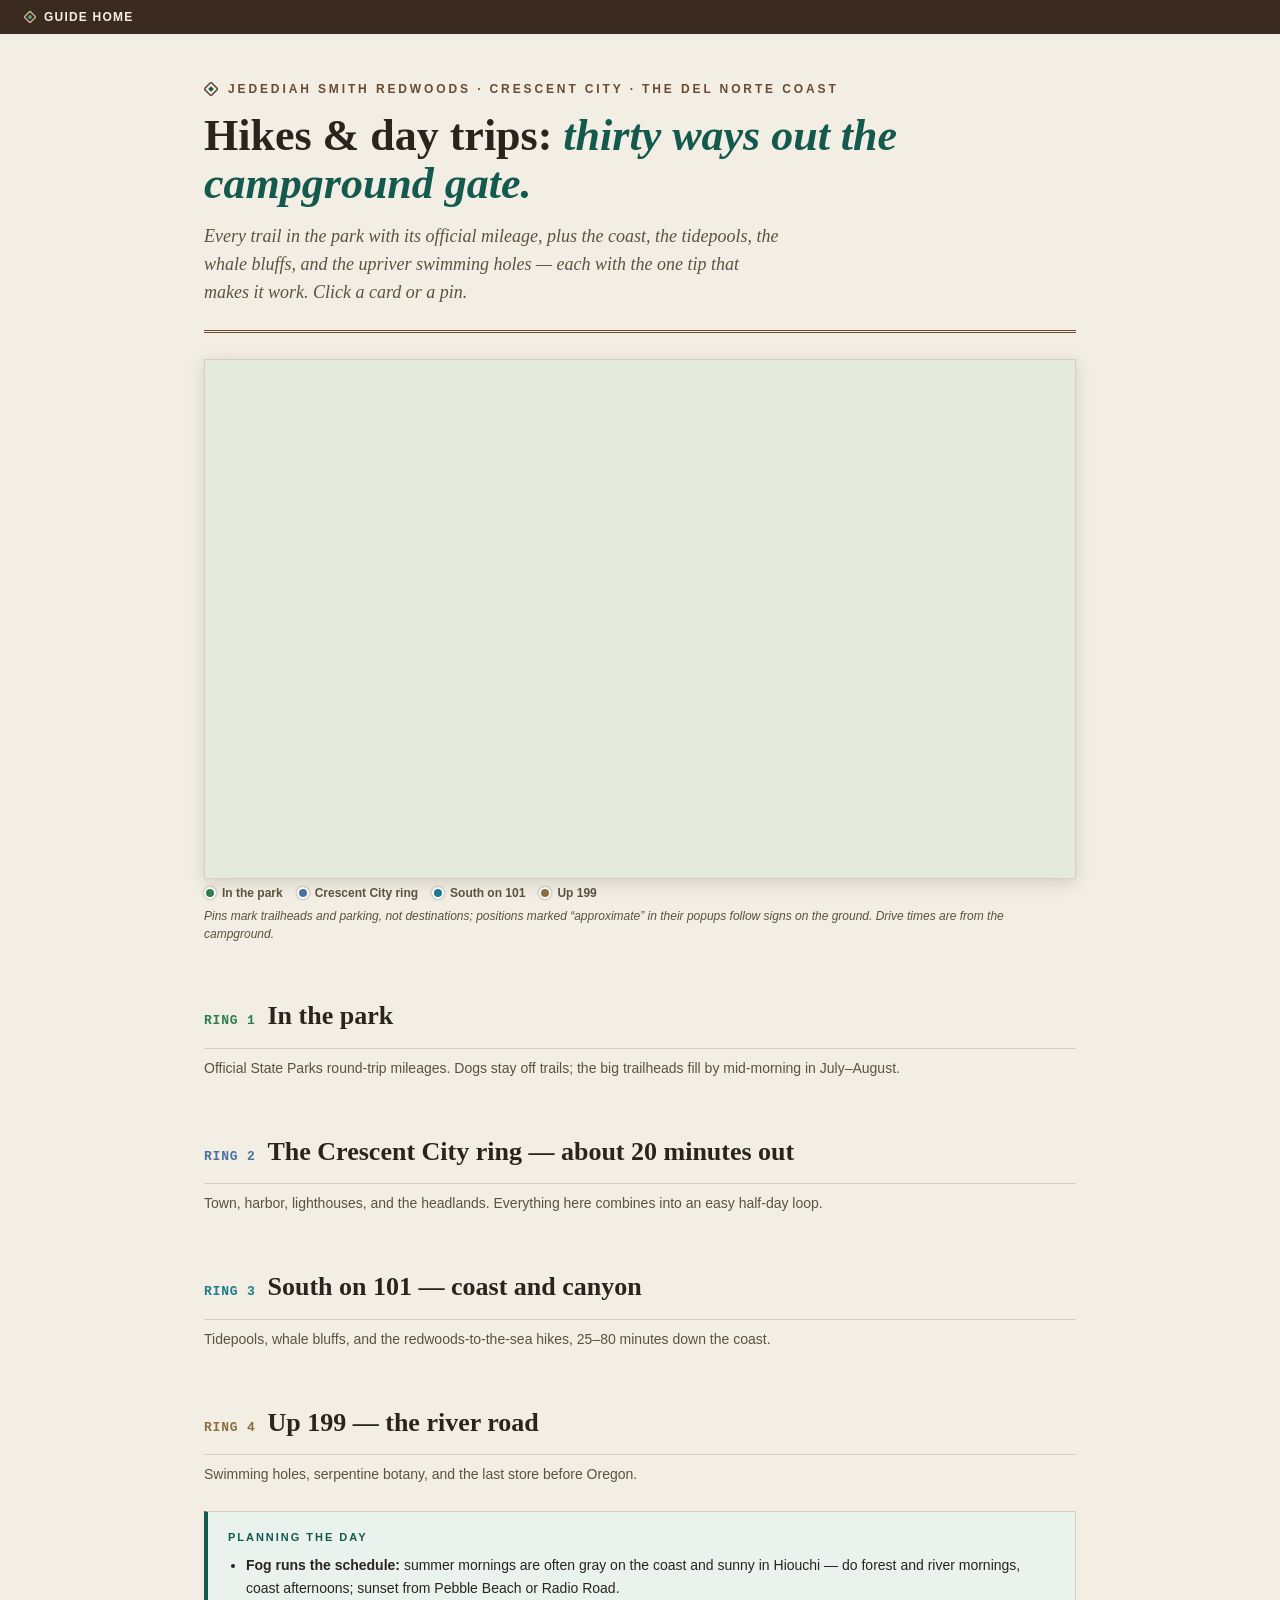
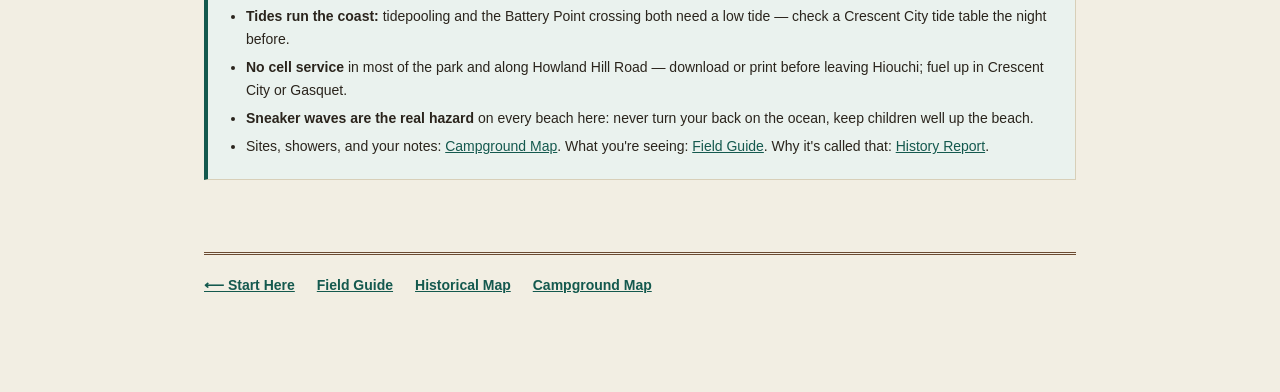
<file: project-data/tpl_trips.html>
<!doctype html>
<html lang="en">
<head>
<meta charset="utf-8">
<meta name="viewport" content="width=device-width, initial-scale=1">
<title>Hikes &amp; Day Trips — Jed Smith and the Del Norte Coast</title>
<style>/*__LEAFLET_CSS__*/</style>
<style>
:root{
  --paper:#F2EEE3; --paper2:#E9E1CC; --ink:#2A241C; --ink-soft:#5C523F;
  --emerald:#14594E; --emerald-soft:#3E7A6C; --bark:#6B4A32; --barkD:#3B2A20; --madrone:#A8541A;
  --rule:#D8CFB8; --glass:#EAF2EE;
  --g-park:#2E7D4F; --g-city:#4A6FA5; --g-south:#1C7C8C; --g-upriver:#8C6D3F;
}
*{margin:0;padding:0;box-sizing:border-box}
html{scroll-behavior:smooth}
@media (prefers-reduced-motion: reduce){html{scroll-behavior:auto}}
body{background:var(--paper);color:var(--ink);font:17px/1.62 "Iowan Old Style",Georgia,serif}
.wrap{max-width:920px;margin:0 auto;padding:0 24px 96px}
a{color:var(--emerald)}
a:focus-visible{outline:2px solid var(--emerald);outline-offset:2px}
header{border-bottom:3px double var(--bark);padding:48px 0 24px}
.eyebrow{font:600 12px/1 "Seravek","Avenir Next",sans-serif;letter-spacing:.24em;text-transform:uppercase;color:var(--bark);margin-bottom:16px;display:flex;align-items:center;gap:10px}
h1{font-size:clamp(30px,5.5vw,44px);line-height:1.1;font-weight:700}
h1 em{font-style:italic;color:var(--emerald)}
.standfirst{margin-top:14px;font-size:18px;line-height:1.55;color:var(--ink-soft);font-style:italic;max-width:64ch}
#tripmap{height:520px;margin:26px 0 8px;border:1px solid var(--rule);box-shadow:0 4px 16px #0002;background:#E4EBDD}
.maplegend{display:flex;flex-wrap:wrap;gap:14px;font:600 12px/1 "Seravek","Avenir Next",sans-serif;color:var(--ink-soft);margin-bottom:8px}
.maplegend span{display:flex;align-items:center;gap:6px}
.maplegend i{width:12px;height:12px;border-radius:50%;border:2px solid #fff;box-shadow:0 0 3px #0006}
.mapnote{font:12px/1.5 "Seravek","Avenir Next",sans-serif;color:var(--ink-soft);font-style:italic}
section{margin-top:52px}
.bearing{display:flex;align-items:baseline;gap:12px;border-bottom:1px solid var(--rule);padding-bottom:10px;margin-bottom:8px}
.bearing .zno{font:600 13px/1 "SF Mono",Menlo,monospace;letter-spacing:.06em;white-space:nowrap}
h2{font-size:26px;font-weight:700}
.groupintro{font:14px/1.6 "Seravek","Avenir Next",sans-serif;color:var(--ink-soft);margin-bottom:16px}
.trip{display:grid;grid-template-columns:1fr;gap:4px;background:#fff8;border:1px solid var(--rule);border-left:5px solid var(--emerald);padding:15px 18px;margin:10px 0;cursor:pointer}
.trip:hover{background:#fff}
.trip:focus-visible{outline:2px solid var(--emerald);outline-offset:2px}
.trip h3{font:700 18px/1.3 "Iowan Old Style",Georgia,serif;color:var(--emerald)}
.trip .stats{font:600 12px/1.6 "SF Mono",Menlo,monospace;color:var(--bark);text-transform:uppercase;letter-spacing:.03em}
.trip p{font:14px/1.6 "Seravek","Avenir Next",sans-serif;margin-top:4px}
.trip .tip{color:var(--ink-soft)}
.trip .tip b{color:var(--madrone)}
.plan{margin:26px 0 0;padding:16px 20px;background:var(--glass);border:1px solid var(--rule);border-left:4px solid var(--emerald);font:14px/1.65 "Seravek","Avenir Next",sans-serif}
.plan .tag{display:block;font-weight:700;font-size:11px;letter-spacing:.18em;text-transform:uppercase;color:var(--emerald);margin-bottom:7px}
.plan ul{margin:4px 0 0 18px}
.plan li{margin:5px 0}
/* map markers & popups */
.tpin{width:20px;height:20px;border-radius:50%;border:2.5px solid #fff;box-shadow:0 1px 5px #0008;display:flex;align-items:center;justify-content:center}
.leaflet-popup-content-wrapper{background:var(--paper);color:var(--ink);border-radius:6px;box-shadow:0 4px 18px #0007;font:13px/1.5 "Seravek","Avenir Next",sans-serif}
.leaflet-popup-content{margin:13px 15px}
.pp{max-width:100%}
.pp h3{font:700 16px/1.25 "Iowan Old Style",Georgia,serif;color:var(--emerald)}
.pp .meta{font:600 10.5px/1.7 "SF Mono",Menlo,monospace;color:var(--bark);text-transform:uppercase;letter-spacing:.04em}
.pp p{margin:7px 0 0;font-size:13px}
.pp .prec{margin-top:7px;font-size:11px;color:#7A7060;font-style:italic}
.footer-nav{margin-top:72px;padding-top:20px;border-top:3px double var(--bark);font:600 14px/1.5 "Seravek","Avenir Next",sans-serif;display:flex;gap:22px;flex-wrap:wrap}
.ghome{position:sticky;top:0;z-index:200;display:flex;align-items:center;gap:8px;background:#3B2A20;color:#F5EFE0;text-decoration:none;font:600 12px/1 "Seravek","Avenir Next","Helvetica Neue",sans-serif;letter-spacing:.1em;text-transform:uppercase;padding:11px 24px}
.ghome:hover{background:#4A3524;color:#fff}
.leaflet-popup-close-button{width:32px!important;height:32px!important;font:26px/28px "Helvetica Neue",Arial,sans-serif!important;padding:2px 0 0!important;color:#7A7060!important}
.leaflet-popup-content{max-width:calc(100vw - 56px)}
@media (max-width:760px){
  .wrap{padding:0 16px 72px}
  #tripmap{height:58vh;min-height:340px;margin:20px 0 8px}
}
@media print{.ghome{display:none}.footer-nav{display:none}#tripmap{display:none}}
</style>
</head>
<body>
<a class="ghome" href="Start Here.html"><svg width="12" height="12" viewBox="0 0 14 14" aria-hidden="true"><rect x="2.2" y="2.2" width="9.6" height="9.6" transform="rotate(45 7 7)" fill="none" stroke="#C9B896" stroke-width="1.6"/><rect x="5" y="5" width="4" height="4" transform="rotate(45 7 7)" fill="#58A08F"/></svg> Guide home</a>
<div class="wrap">

<header>
  <div class="eyebrow"><svg width="14" height="14" viewBox="0 0 14 14" aria-hidden="true"><rect x="2.2" y="2.2" width="9.6" height="9.6" transform="rotate(45 7 7)" fill="none" stroke="#6B4A32" stroke-width="1.6"/><rect x="5" y="5" width="4" height="4" transform="rotate(45 7 7)" fill="#14594E"/></svg> Jedediah Smith Redwoods · Crescent City · the Del Norte Coast</div>
  <h1>Hikes &amp; day trips: <em>thirty ways out the campground gate.</em></h1>
  <p class="standfirst">Every trail in the park with its official mileage, plus the coast, the tidepools, the whale bluffs, and the upriver swimming holes — each with the one tip that makes it work. Click a card or a pin.</p>
</header>

<div id="tripmap" role="application" aria-label="Trips map"></div>
<div class="maplegend">
  <span><i style="background:var(--g-park)"></i> In the park</span>
  <span><i style="background:var(--g-city)"></i> Crescent City ring</span>
  <span><i style="background:var(--g-south)"></i> South on 101</span>
  <span><i style="background:var(--g-upriver)"></i> Up 199</span>
</div>
<p class="mapnote">Pins mark trailheads and parking, not destinations; positions marked “approximate” in their popups follow signs on the ground. Drive times are from the campground.</p>

<section id="park">
  <div class="bearing"><span class="zno" style="color:var(--g-park)">RING 1</span><h2>In the park</h2></div>
  <p class="groupintro">Official State Parks round-trip mileages. Dogs stay off trails; the big trailheads fill by mid-morning in July–August.</p>
  <div id="cards-park"></div>
</section>

<section id="city">
  <div class="bearing"><span class="zno" style="color:var(--g-city)">RING 2</span><h2>The Crescent City ring — about 20 minutes out</h2></div>
  <p class="groupintro">Town, harbor, lighthouses, and the headlands. Everything here combines into an easy half-day loop.</p>
  <div id="cards-city"></div>
</section>

<section id="south">
  <div class="bearing"><span class="zno" style="color:var(--g-south)">RING 3</span><h2>South on 101 — coast and canyon</h2></div>
  <p class="groupintro">Tidepools, whale bluffs, and the redwoods-to-the-sea hikes, 25–80 minutes down the coast.</p>
  <div id="cards-south"></div>
</section>

<section id="upriver">
  <div class="bearing"><span class="zno" style="color:var(--g-upriver)">RING 4</span><h2>Up 199 — the river road</h2></div>
  <p class="groupintro">Swimming holes, serpentine botany, and the last store before Oregon.</p>
  <div id="cards-upriver"></div>
</section>

<div class="plan"><span class="tag">Planning the day</span>
  <ul>
    <li><b>Fog runs the schedule:</b> summer mornings are often gray on the coast and sunny in Hiouchi — do forest and river mornings, coast afternoons; sunset from Pebble Beach or Radio Road.</li>
    <li><b>Tides run the coast:</b> tidepooling and the Battery Point crossing both need a low tide — check a Crescent City tide table the night before.</li>
    <li><b>No cell service</b> in most of the park and along Howland Hill Road — download or print before leaving Hiouchi; fuel up in Crescent City or Gasquet.</li>
    <li><b>Sneaker waves are the real hazard</b> on every beach here: never turn your back on the ocean, keep children well up the beach.</li>
    <li>Sites, showers, and your notes: <a href="Campground Map.html">Campground Map</a>. What you're seeing: <a href="Field Guide.html">Field Guide</a>. Why it's called that: <a href="History Report.html">History Report</a>.</li>
  </ul>
</div>

<nav class="footer-nav">
  <a href="Start Here.html">⟵ Start Here</a>
  <a href="Field Guide.html">Field Guide</a>
  <a href="Historical Map.html">Historical Map</a>
  <a href="Campground Map.html">Campground Map</a>
</nav>
</div>

<script>/*__LEAFLET_JS__*/</script>
<script>
var LAYERS={
  park:__DATA_park__,
  water:__DATA_water__,
  rivers:__DATA_rivers__,
  highways:__DATA_highways__,
  trails:__DATA_trails__
};
var TRIPS=__DATA_trips__;
var GCOLOR={park:'#2E7D4F',city:'#4A6FA5',south:'#1C7C8C',upriver:'#8C6D3F'};

var map=L.map('tripmap',{zoomControl:true,scrollWheelZoom:false}).setView([41.72,-124.11],10);
map.on('focus click',function(){map.scrollWheelZoom.enable()});
map.on('blur',function(){map.scrollWheelZoom.disable()});
map.on('popupopen',function(e){
  var el=e.popup.getElement();
  var c=el&&el.querySelector('.leaflet-popup-content');
  if(!c) return;
  c.style.height=''; c.style.overflowY='';
  var avail=map.getSize().y-96;
  if(c.scrollHeight>avail){ c.style.height=avail+'px'; c.style.overflowY='auto'; }
  var w=el.querySelector('.leaflet-popup-content-wrapper')||el; void w.offsetHeight;
  var mr=map.getContainer().getBoundingClientRect(), pr=w.getBoundingClientRect(), pad=12, dx=0, dy=0;
  if(pr.left<mr.left+pad) dx=pr.left-(mr.left+pad); else if(pr.right>mr.right-pad) dx=pr.right-(mr.right-pad);
  if(pr.top<mr.top+pad) dy=pr.top-(mr.top+pad); else if(pr.bottom>mr.bottom-pad) dy=pr.bottom-(mr.bottom-pad);
  if(dx||dy) map.panBy([dx,dy],{animate:false});
});
L.tileLayer('https://server.arcgisonline.com/ArcGIS/rest/services/World_Imagery/MapServer/tile/{z}/{y}/{x}',{maxZoom:19,attribution:'Imagery © Esri'}).addTo(map);
L.geoJSON(LAYERS.water,{style:{color:'#5FA8C7',weight:1,fillColor:'#8FC7DC',fillOpacity:.45,interactive:false}}).addTo(map);
L.geoJSON(LAYERS.rivers,{style:{color:'#2E86AB',weight:1.3,opacity:.8,interactive:false}}).addTo(map);
L.geoJSON(LAYERS.park,{style:{color:'#14594E',weight:2,fillColor:'#2E7D4F',fillOpacity:.13,interactive:false}}).addTo(map);
L.geoJSON(LAYERS.highways,{style:function(f){return {color:f.properties.cls==='hwy'?'#C9A227':'#CBBD8E',weight:f.properties.cls==='hwy'?2.2:1.1,opacity:.9,interactive:false}}}).addTo(map);
L.geoJSON(LAYERS.trails,{style:{color:'#D98E5F',weight:1.4,dashArray:'5 4',opacity:.85},filter:function(f){return !f.properties.road}}).addTo(map)
  .eachLayer(function(l){ if(l.feature.properties.name) l.bindTooltip(l.feature.properties.name,{sticky:true}); });

var markers={};
TRIPS.forEach(function(t){
  var icon=L.divIcon({className:'',iconSize:[20,20],iconAnchor:[10,10],
    html:'<div class="tpin" style="background:'+GCOLOR[t.group]+'"><svg width="8" height="8" viewBox="0 0 14 14" aria-hidden="true"><rect x="2.2" y="2.2" width="9.6" height="9.6" transform="rotate(45 7 7)" fill="none" stroke="#fff" stroke-width="2.4"/></svg></div>'});
  var m=L.marker([t.lat,t.lng],{icon:icon,title:t.name}).bindPopup(
    '<div class="pp"><div class="meta">'+t.stats+'</div><h3>'+t.name+'</h3><p>'+t.why+'</p><p class="tip"><b>Tip:</b> '+t.tip+'</p>'+
    '<div class="prec">'+(t.exact?'Trailhead/parking location from mapped data.':'Location approximate — follow signs on the ground.')+'</div></div>',
    {maxWidth:272,autoPanPadding:[10,10],keepInView:true});
  m.addTo(map); markers[t.id]=m;
});

TRIPS.forEach(function(t){
  var box=document.getElementById('cards-'+t.group);
  if(!box) return;
  var d=document.createElement('div');
  d.className='trip'; d.tabIndex=0; d.style.borderLeftColor=GCOLOR[t.group];
  d.innerHTML='<h3>'+t.name+'</h3><div class="stats">'+t.stats+(t.time?' · '+t.time:'')+'</div>'+
    '<p>'+t.why+'</p><p class="tip"><b>Tip:</b> '+t.tip+'</p>';
  function go(){
    document.getElementById('tripmap').scrollIntoView({behavior:'smooth',block:'center'});
    var m=markers[t.id];
    map.flyTo(m.getLatLng(),Math.max(map.getZoom(),12),{duration:.6});
    setTimeout(function(){m.openPopup();},650);
  }
  d.addEventListener('click',go);
  d.addEventListener('keydown',function(e){ if(e.key==='Enter'||e.key===' '){e.preventDefault();go();} });
  box.appendChild(d);
});
</script>
</body>
</html>
</file>
